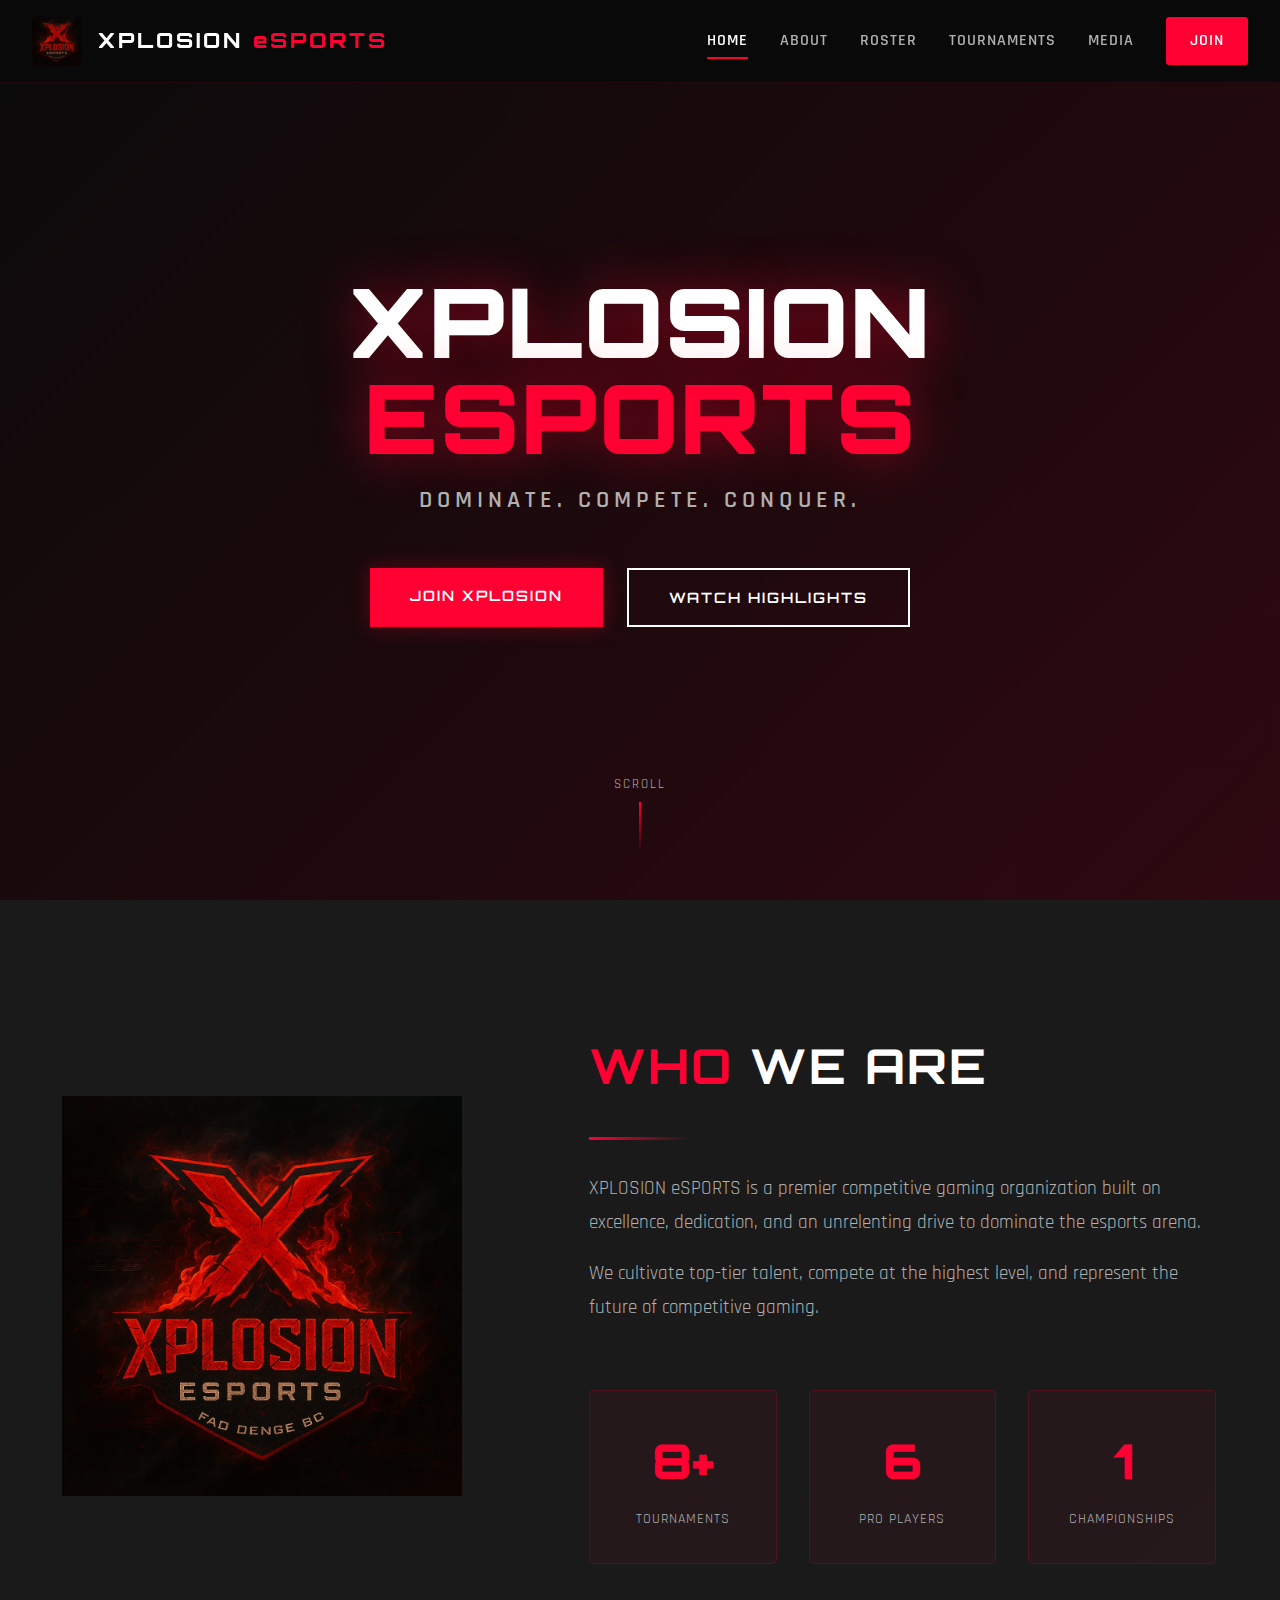
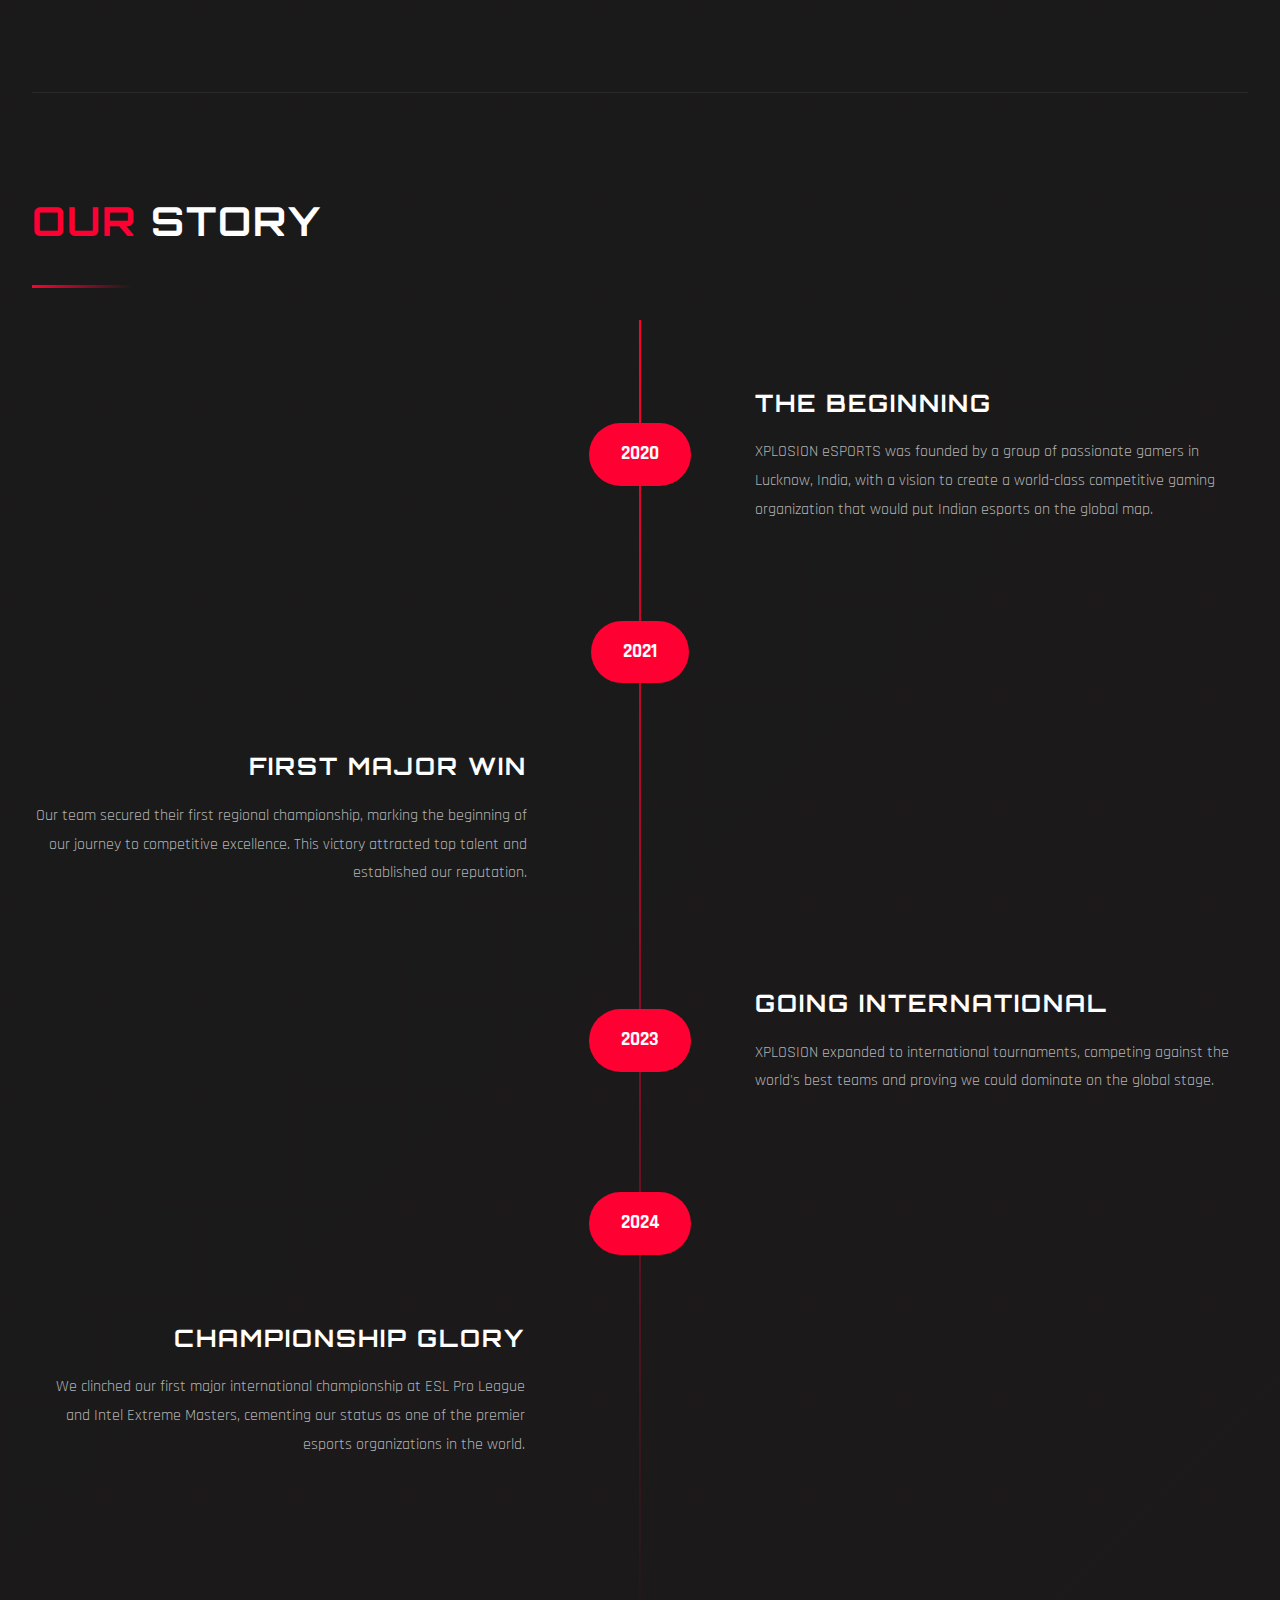
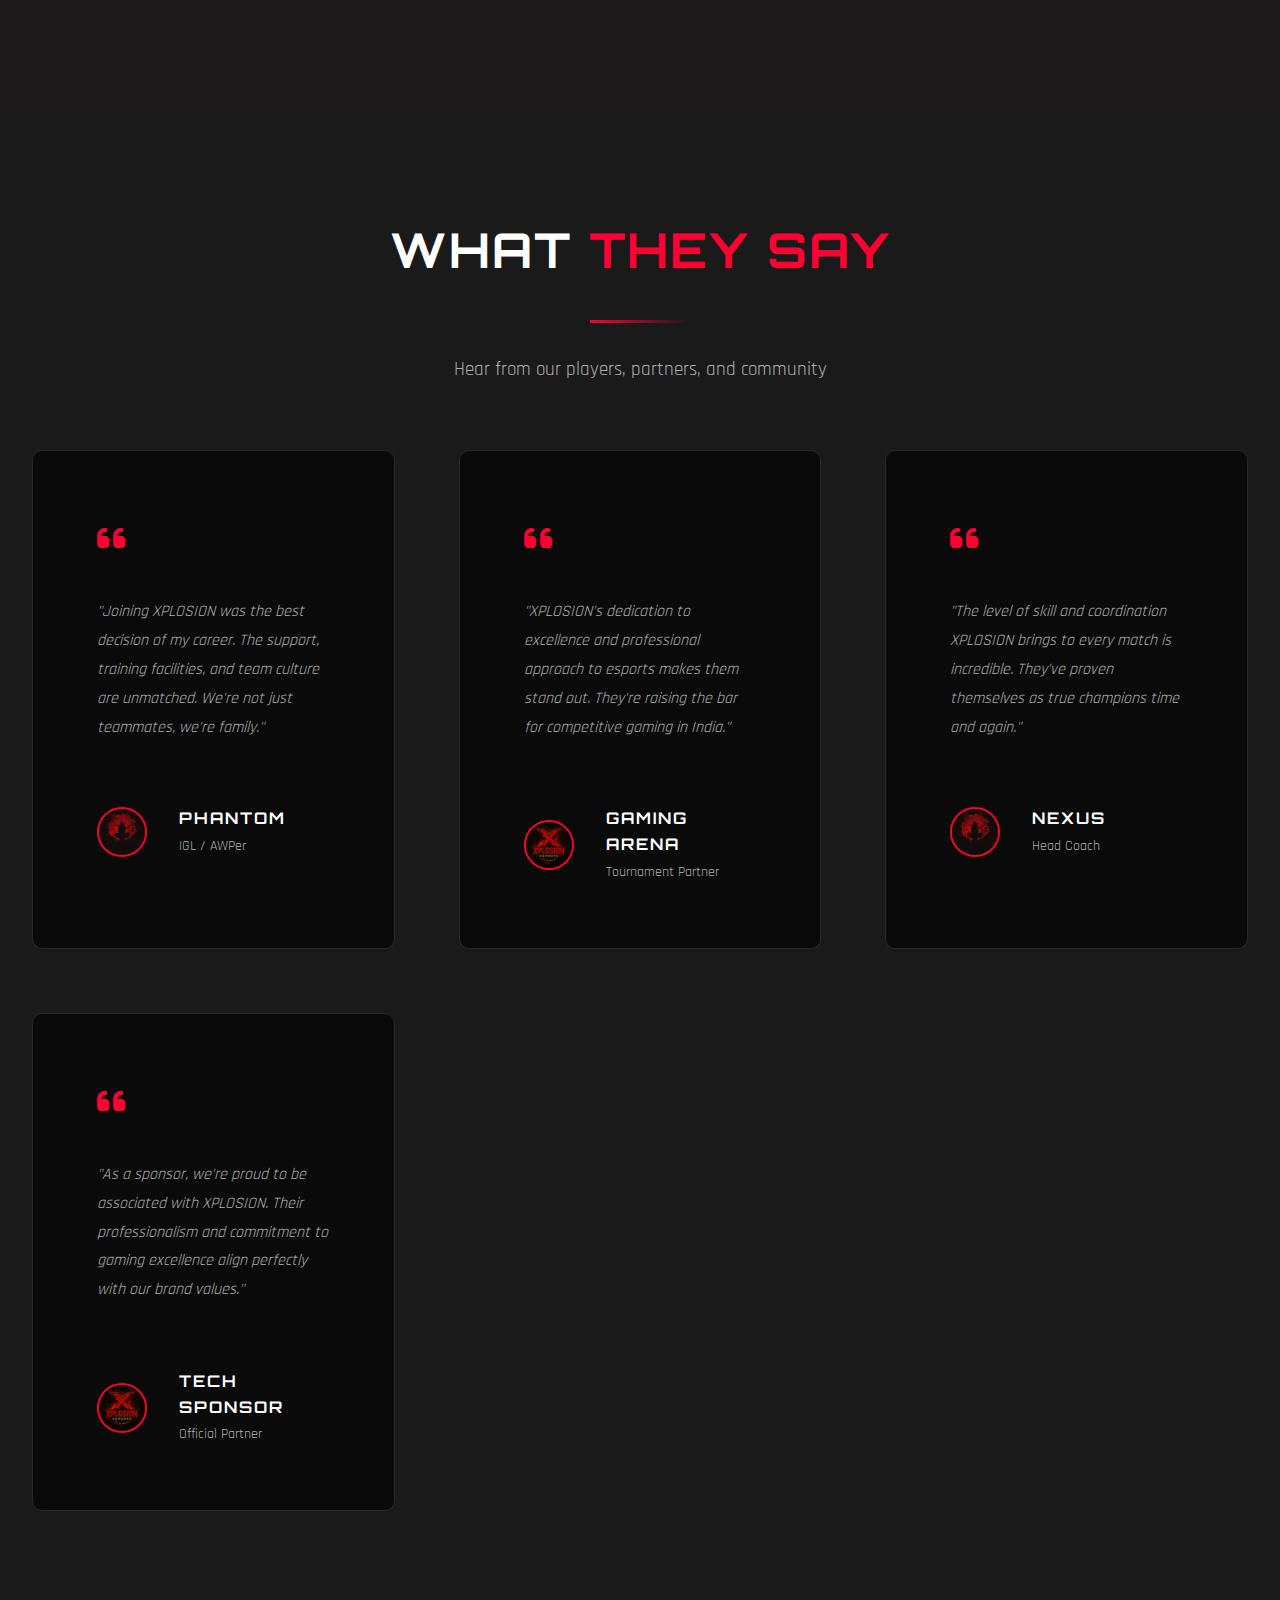
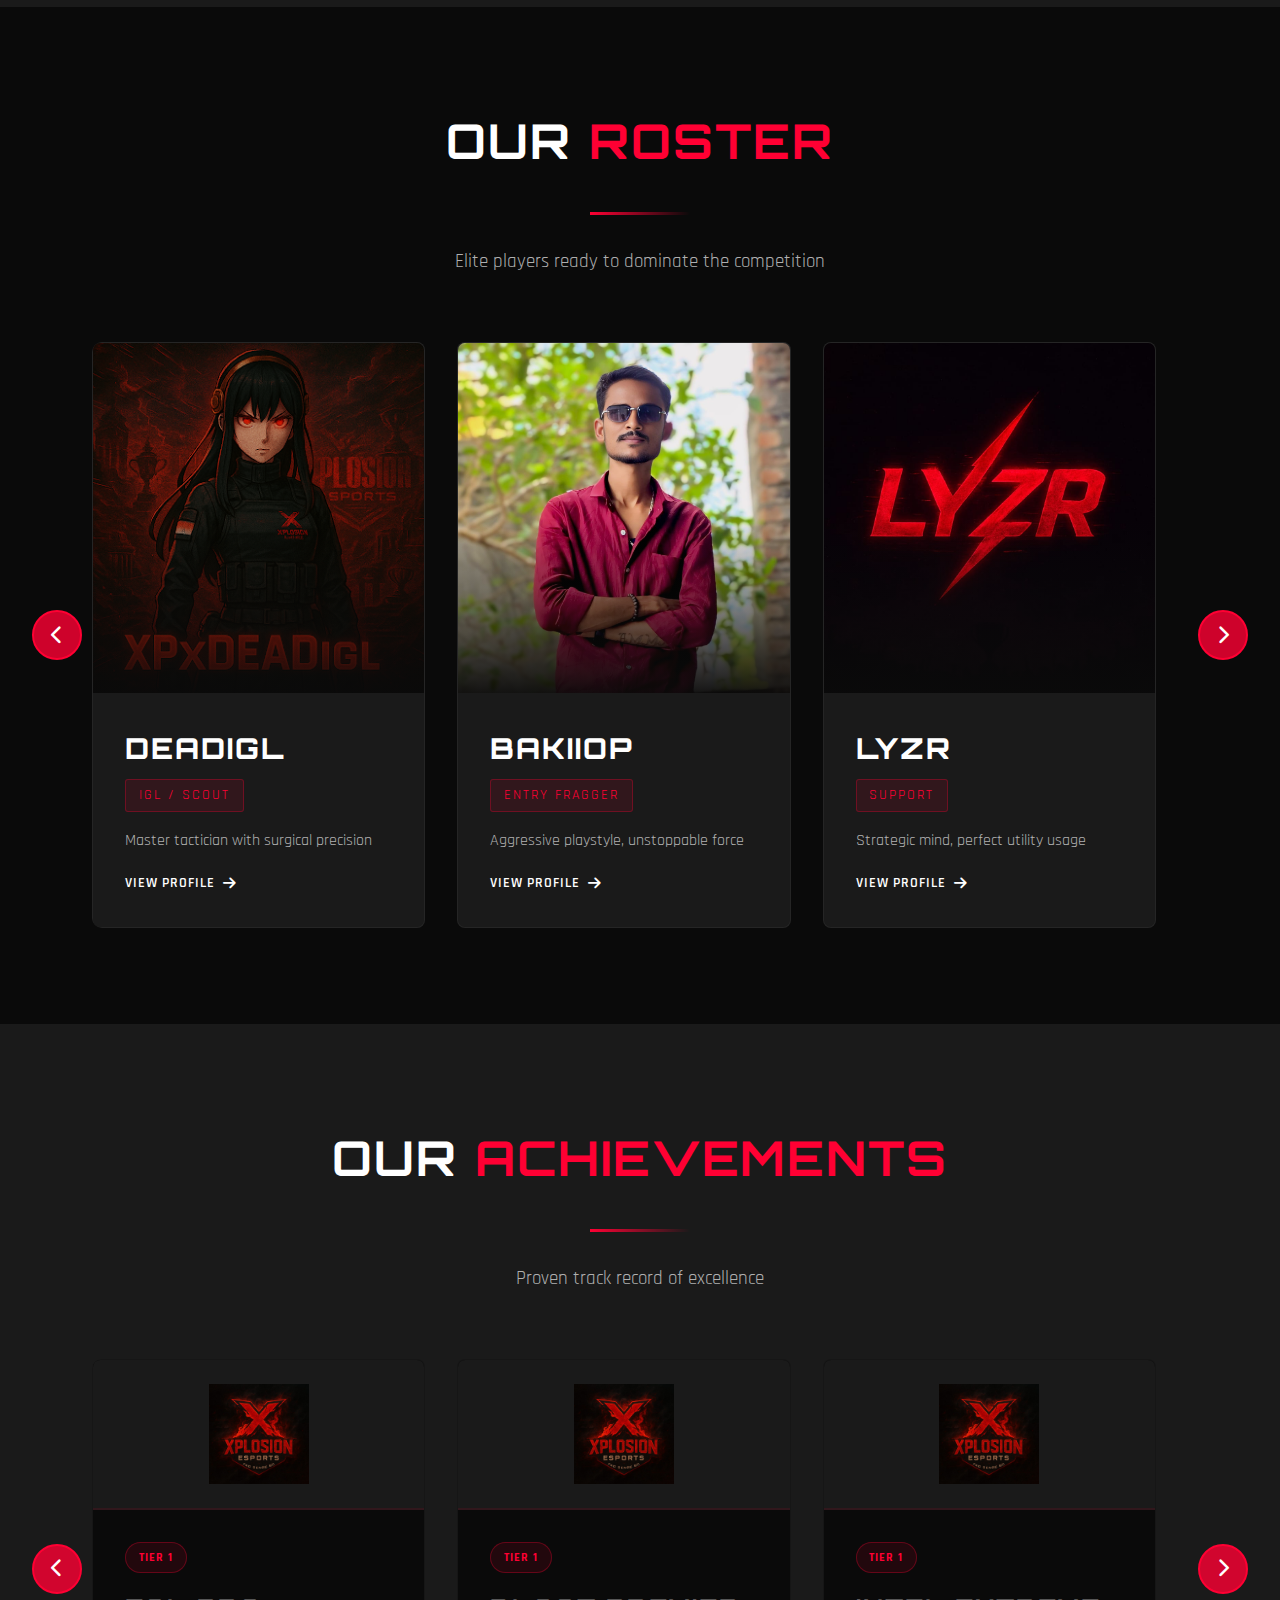
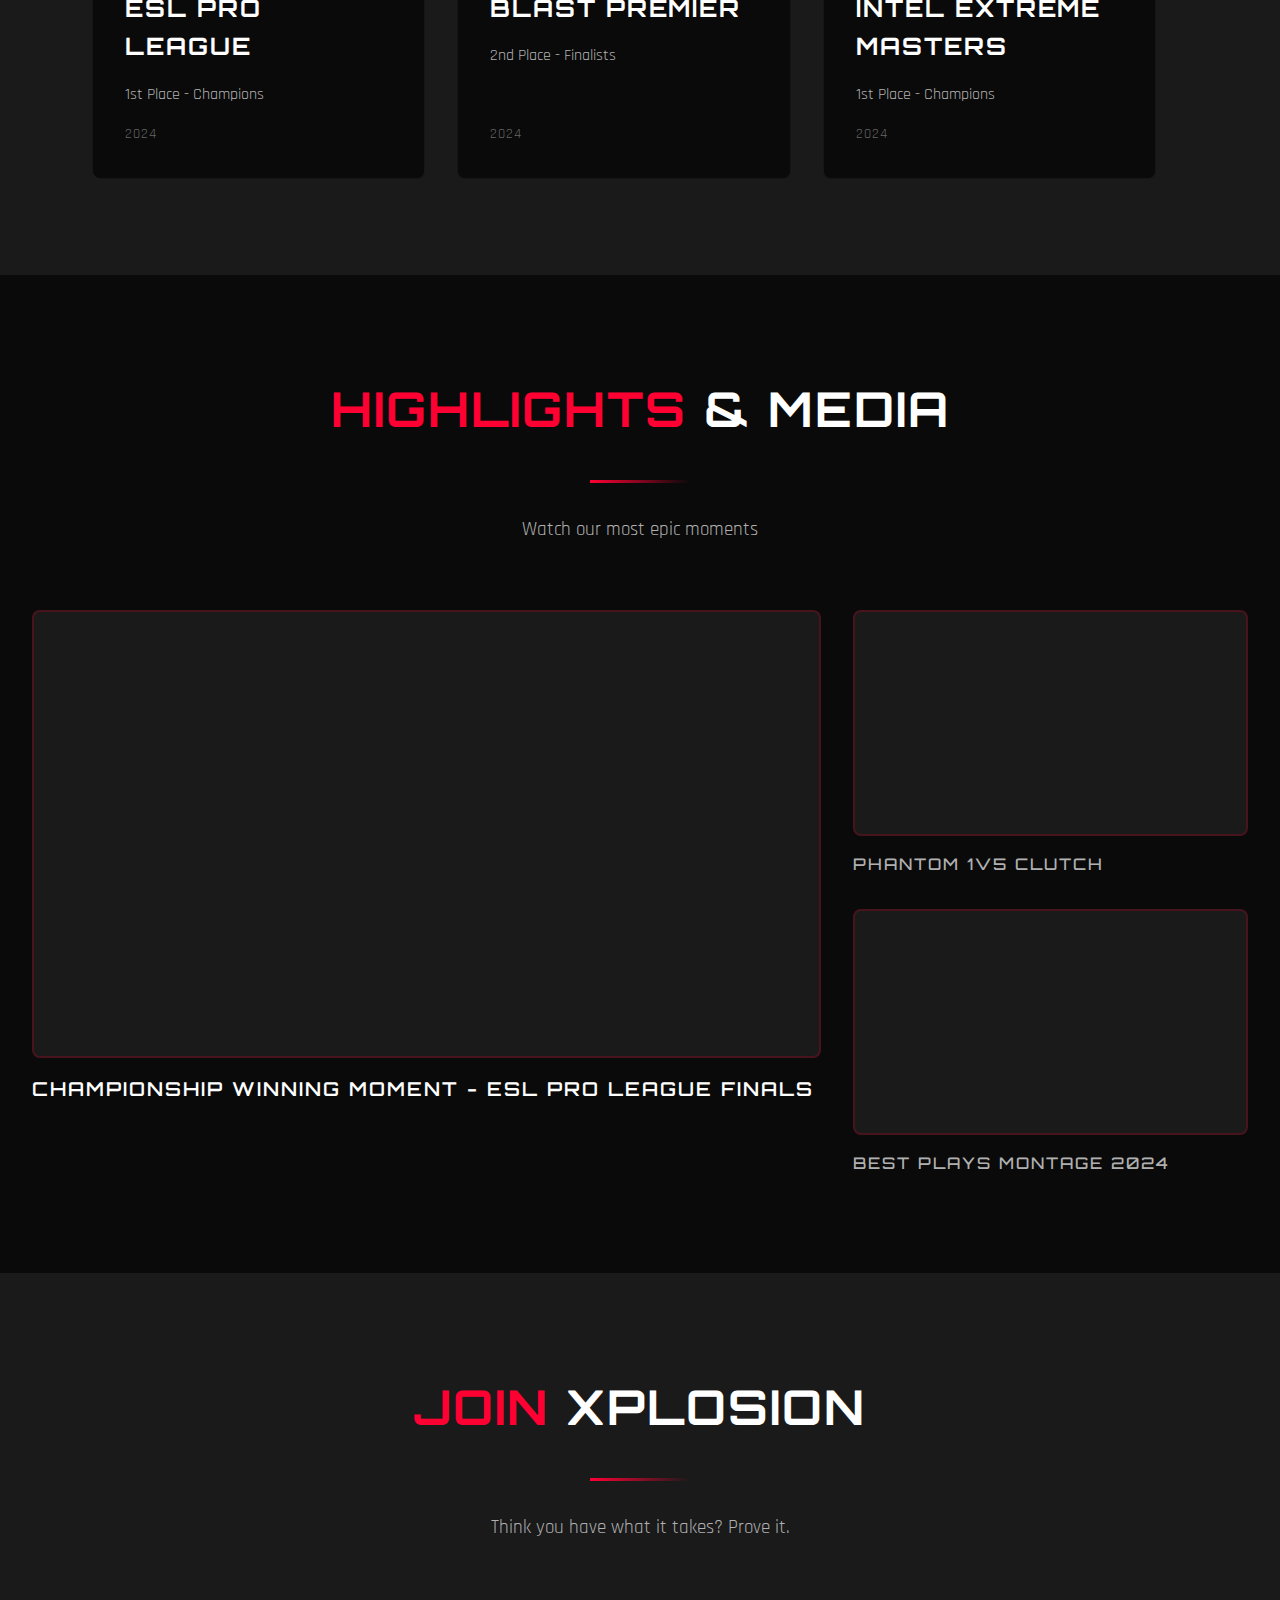
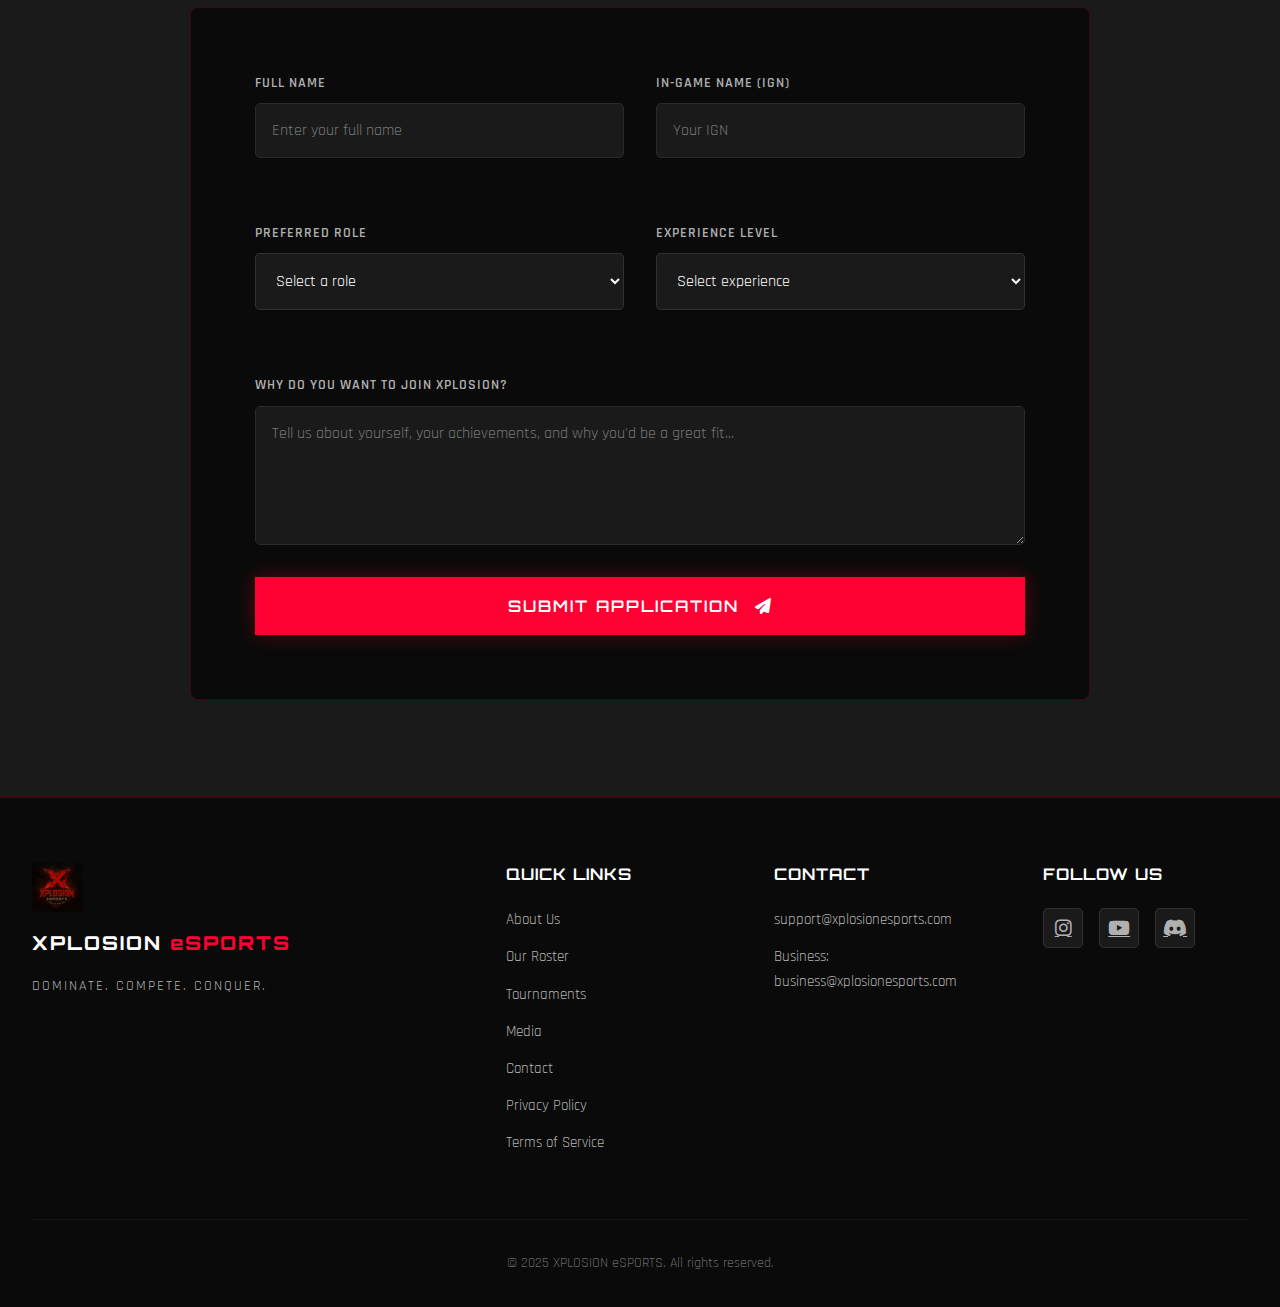
<file: index.html>
<!DOCTYPE html>
<html lang="en" prefix="og: https://ogp.me/ns#">
<head>
    <meta charset="UTF-8">
    <meta name="viewport" content="width=device-width, initial-scale=1.0">
    <meta http-equiv="X-UA-Compatible" content="IE=edge">
    
    <!-- Primary Meta Tags -->
    <title>XPLOSION eSPORTS | Professional Gaming Organization - Dominate the Arena</title>
    <meta name="title" content="XPLOSION eSPORTS | Professional Gaming Organization - Dominate the Arena">
    <meta name="description" content="XPLOSION eSPORTS is a premier competitive gaming organization built on excellence. Join our elite roster of pro gamers, watch highlights, and dominate the esports arena. 50+ tournaments, 8 championships.">
    <meta name="keywords" content="XPLOSION eSPORTS, esports organization, professional gaming, competitive gaming, esports team, gaming tournaments, pro gamers, esports roster, gaming highlights, join esports team, CS:GO team, Valorant team, esports championships">
    <meta name="author" content="XPLOSION eSPORTS">
    <meta name="robots" content="index, follow">
    <meta name="language" content="English">
    <meta name="revisit-after" content="7 days">
    <meta name="theme-color" content="#ff0033">
    
    <!-- Canonical URL -->
    <link rel="canonical" href="https://xplosionesports.com/">
    
    <!-- Open Graph / Facebook -->
    <meta property="og:type" content="website">
    <meta property="og:url" content="https://xplosionesports.com/">
    <meta property="og:site_name" content="XPLOSION eSPORTS">
    <meta property="og:title" content="XPLOSION eSPORTS | Professional Gaming Organization">
    <meta property="og:description" content="Premier competitive gaming organization built on excellence, dedication, and an unrelenting drive to dominate the esports arena. 50+ tournaments, 8 championships, 15 pro players.">
    <meta property="og:image" content="https://xplosionesports.com/assets/og-image.jpg">
    <meta property="og:image:width" content="1200">
    <meta property="og:image:height" content="630">
    <meta property="og:image:alt" content="XPLOSION eSPORTS Logo and Team">
    <meta property="og:locale" content="en_US">
    
    <!-- Twitter Card -->
    <meta name="twitter:card" content="summary_large_image">
    <meta name="twitter:url" content="https://xplosionesports.com/">
    <meta name="twitter:title" content="XPLOSION eSPORTS | Professional Gaming Organization">
    <meta name="twitter:description" content="Premier competitive gaming organization. 50+ tournaments, 8 championships. Watch our highlights and join our elite roster.">
    <meta name="twitter:image" content="https://xplosionesports.com/assets/twitter-card.jpg">
    <meta name="twitter:site" content="@XplosioneSports">
    <meta name="twitter:creator" content="@XplosioneSports">
    
    <!-- Favicon -->
    <link rel="icon" type="image/x-icon" href="./assets/Logo.jpeg">
    <link rel="icon" type="image/jpeg" sizes="32x32" href="./assets/Logo.jpeg">
    <link rel="icon" type="image/jpeg" sizes="16x16" href="./assets/Logo.jpeg">
    <link rel="apple-touch-icon" sizes="180x180" href="./assets/Logo.jpeg">
    <link rel="shortcut icon" href="./assets/Logo.jpeg">
    <link rel="manifest" href="./site.webmanifest">
    
    <!-- Preconnect for Performance -->
    <link rel="preconnect" href="https://fonts.googleapis.com">
    <link rel="preconnect" href="https://fonts.gstatic.com" crossorigin>
    <link rel="preconnect" href="https://cdnjs.cloudflare.com">
    
    <!-- Stylesheets -->
    <link rel="stylesheet" href="styles.css">
    <link href="https://fonts.googleapis.com/css2?family=Rajdhani:wght@300;400;500;600;700&family=Orbitron:wght@400;500;600;700;800;900&display=swap" rel="stylesheet">
    <link rel="stylesheet" href="https://cdnjs.cloudflare.com/ajax/libs/font-awesome/6.5.1/css/all.min.css">
    
    <!-- Structured Data / Schema.org -->
    <script type="application/ld+json">
    {
        "@context": "https://schema.org",
        "@type": "SportsOrganization",
        "name": "XPLOSION eSPORTS",
        "url": "https://xplosionesports.com",
        "logo": "https://xplosionesports.com/assets/Logo.jpeg",
        "description": "XPLOSION eSPORTS is a premier competitive gaming organization built on excellence, dedication, and an unrelenting drive to dominate the esports arena.",
        "foundingDate": "2020",
        "slogan": "DOMINATE. COMPETE. CONQUER.",
        "sport": "eSports",
        "sameAs": [
            "https://www.instagram.com/xplosionesports",
            "https://www.youtube.com/@xplosionesports",
            "https://discord.gg/xplosionesports",
            "https://twitter.com/xplosionesports",
            "https://www.twitch.tv/xplosionesports"
        ],
        "contactPoint": {
            "@type": "ContactPoint",
            "email": "support@xplosionesports.com",
            "contactType": "Customer Support"
        },
        "address": {
            "@type": "LUCKNOW,
            "addressCountry": "INDIA"
        },
        "member": [
            {
                "@type": "Person",
                "name": "PHANTOM",
                "jobTitle": "IGL / AWPer",
                "description": "Master tactician with surgical precision"
            },
            {
                "@type": "Person",
                "name": "VORTEX",
                "jobTitle": "Entry Fragger",
                "description": "Aggressive playstyle, unstoppable force"
            },
            {
                "@type": "Person",
                "name": "APEX",
                "jobTitle": "Support",
                "description": "Strategic mind, perfect utility usage"
            },
            {
                "@type": "Person",
                "name": "SHADOW",
                "jobTitle": "Lurker",
                "description": "Silent but deadly, clutch master"
            },
            {
                "@type": "Person",
                "name": "BLAZE",
                "jobTitle": "Flex / Rifler",
                "description": "Versatile pro, adapts to any situation"
            },
            {
                "@type": "Person",
                "name": "NEXUS",
                "jobTitle": "Coach",
                "description": "Strategic mastermind behind victories"
            }
        ],
        "award": [
            "ESL Pro League Champions 2024",
            "BLAST Premier Finalists 2024",
            "Intel Extreme Masters Champions 2024",
            "Regional Championship 2023"
        ]
    }
    </script>
    
    <!-- Additional Schema for Videos -->
    <script type="application/ld+json">
    {
        "@context": "https://schema.org",
        "@type": "VideoObject",
        "name": "XPLOSION eSPORTS Championship Highlights",
        "description": "Watch our most epic moments and championship-winning plays",
        "thumbnailUrl": "https://xplosionesports.com/assets/video-thumbnail.jpg",
        "uploadDate": "2024-12-01",
        "contentUrl": "https://xplosionesports.com/#media",
        "embedUrl": "https://www.youtube.com/embed/dQw4w9WgXcQ"
    }
    </script>
</head>
<body>
    
    <!-- HEADER / NAVBAR -->
    <header class="navbar" id="navbar" role="banner">
        <div class="nav-container">
            <div class="logo">
                <img src="./assets/Logo.jpeg" alt="XPLOSION eSPORTS Professional Gaming Organization Logo">
                <span class="logo-text">XPLOSION <span class="esports-text">eSPORTS</span></span>
            </div>
            <nav class="nav-menu" id="navMenu" role="navigation" aria-label="Main navigation">
                <a href="#home" class="nav-link active">Home</a>
                <a href="#about" class="nav-link">About</a>
                <a href="#roster" class="nav-link">Roster</a>
                <a href="#tournaments" class="nav-link">Tournaments</a>
                <a href="#media" class="nav-link">Media</a>
                <a href="#join" class="nav-link join-btn">Join</a>
            </nav>
            <button class="mobile-toggle" id="mobileToggle" aria-label="Toggle mobile menu" aria-expanded="false">
                <span></span>
                <span></span>
                <span></span>
            </button>
        </div>
    </header>

    <!-- Main Content -->
    <main id="main-content">
    
    <!-- HERO SECTION -->
    <section class="hero" id="home">
        <div class="hero-background"></div>
        <div class="hero-overlay"></div>
        <div class="hero-content">
            <div class="hero-text">
                <h1 class="hero-title">
                    <span class="title-line">XPLOSION</span>
                    <span class="title-line esports-red">eSPORTS</span>
                </h1>
                <p class="hero-tagline">DOMINATE. COMPETE. CONQUER.</p>
                <div class="hero-cta">
                    <a href="#join" class="btn btn-primary">JOIN XPLOSION</a>
                    <a href="#media" class="btn btn-secondary">WATCH HIGHLIGHTS</a>
                </div>
            </div>
        </div>
        <div class="hero-scroll">
            <span>SCROLL</span>
            <div class="scroll-indicator"></div>
        </div>
    </section>

    <!-- ABOUT SECTION -->
    <section class="about" id="about">
        <div class="container">
            <div class="about-grid">
                <div class="about-visual">
                    <div class="about-logo-container">
                        <img src="./assets/Logo.jpeg" alt="XPLOSION Logo" class="about-logo">
                        <div class="logo-glow"></div>
                    </div>
                </div>
                <div class="about-content">
                    <h2 class="section-title" id="about-title">
                        <span class="title-accent">WHO</span> WE ARE
                    </h2>
                    <div class="section-divider"></div>
                    <p class="about-description">
                        XPLOSION eSPORTS is a premier competitive gaming organization built on excellence, 
                        dedication, and an unrelenting drive to dominate the esports arena.
                    </p>
                    <p class="about-description">
                        We cultivate top-tier talent, compete at the highest level, and represent 
                        the future of competitive gaming.
                    </p>
                    <div class="about-stats">
                        <div class="stat-item">
                            <span class="stat-number">8+</span>
                            <span class="stat-label">Tournaments</span>
                        </div>
                        <div class="stat-item">
                            <span class="stat-number">6</span>
                            <span class="stat-label">Pro Players</span>
                        </div>
                        <div class="stat-item">
                            <span class="stat-number">1</span>
                            <span class="stat-label">Championships</span>
                        </div>
                    </div>
                </div>
            </div>
            
            <!-- HISTORY SECTION -->
            <div class="history-section">
                <h3 class="history-title">
                    <span class="title-accent">OUR</span> STORY
                </h3>
                <div class="section-divider"></div>
                <div class="timeline">
                    <div class="timeline-item">
                        <div class="timeline-year">2020</div>
                        <div class="timeline-content">
                            <h4>The Beginning</h4>
                            <p>XPLOSION eSPORTS was founded by a group of passionate gamers in Lucknow, India, with a vision to create a world-class competitive gaming organization that would put Indian esports on the global map.</p>
                        </div>
                    </div>
                    <div class="timeline-item">
                        <div class="timeline-year">2021</div>
                        <div class="timeline-content">
                            <h4>First Major Win</h4>
                            <p>Our team secured their first regional championship, marking the beginning of our journey to competitive excellence. This victory attracted top talent and established our reputation.</p>
                        </div>
                    </div>
                    <div class="timeline-item">
                        <div class="timeline-year">2023</div>
                        <div class="timeline-content">
                            <h4>Going International</h4>
                            <p>XPLOSION expanded to international tournaments, competing against the world's best teams and proving we could dominate on the global stage.</p>
                        </div>
                    </div>
                    <div class="timeline-item">
                        <div class="timeline-year">2024</div>
                        <div class="timeline-content">
                            <h4>Championship Glory</h4>
                            <p>We clinched our first major international championship at ESL Pro League and Intel Extreme Masters, cementing our status as one of the premier esports organizations in the world.</p>
                        </div>
                    </div>
                </div>
            </div>
        </div>
    </section>

    <!-- TESTIMONIALS SECTION -->
    <section class="testimonials" id="testimonials">
        <div class="container">
            <h2 class="section-title center">
                WHAT <span class="title-accent">THEY SAY</span>
            </h2>
            <div class="section-divider center"></div>
            <p class="section-subtitle">Hear from our players, partners, and community</p>
            
            <div class="testimonials-grid">
                <div class="testimonial-card">
                    <div class="testimonial-quote">
                        <i class="fas fa-quote-left"></i>
                    </div>
                    <p class="testimonial-text">
                        "Joining XPLOSION was the best decision of my career. The support, training facilities, and team culture are unmatched. We're not just teammates, we're family."
                    </p>
                    <div class="testimonial-author">
                        <img src="./assets/player.jpeg" alt="PHANTOM">
                        <div>
                            <h4>PHANTOM</h4>
                            <p>IGL / AWPer</p>
                        </div>
                    </div>
                </div>

                <div class="testimonial-card">
                    <div class="testimonial-quote">
                        <i class="fas fa-quote-left"></i>
                    </div>
                    <p class="testimonial-text">
                        "XPLOSION's dedication to excellence and professional approach to esports makes them stand out. They're raising the bar for competitive gaming in India."
                    </p>
                    <div class="testimonial-author">
                        <img src="./assets/Logo.jpeg" alt="Partner">
                        <div>
                            <h4>GAMING ARENA</h4>
                            <p>Tournament Partner</p>
                        </div>
                    </div>
                </div>

                <div class="testimonial-card">
                    <div class="testimonial-quote">
                        <i class="fas fa-quote-left"></i>
                    </div>
                    <p class="testimonial-text">
                        "The level of skill and coordination XPLOSION brings to every match is incredible. They've proven themselves as true champions time and again."
                    </p>
                    <div class="testimonial-author">
                        <img src="./assets/player.jpeg" alt="Coach">
                        <div>
                            <h4>NEXUS</h4>
                            <p>Head Coach</p>
                        </div>
                    </div>
                </div>

                <div class="testimonial-card">
                    <div class="testimonial-quote">
                        <i class="fas fa-quote-left"></i>
                    </div>
                    <p class="testimonial-text">
                        "As a sponsor, we're proud to be associated with XPLOSION. Their professionalism and commitment to gaming excellence align perfectly with our brand values."
                    </p>
                    <div class="testimonial-author">
                        <img src="./assets/Logo.jpeg" alt="Sponsor">
                        <div>
                            <h4>TECH SPONSOR</h4>
                            <p>Official Partner</p>
                        </div>
                    </div>
                </div>
            </div>
        </div>
    </section>

    <!-- ROSTER SECTION -->
    <section class="roster" id="roster" aria-labelledby="roster-title">
        <div class="container">
            <h2 class="section-title center" id="roster-title">
                OUR <span class="title-accent">ROSTER</span>
            </h2>
            <div class="section-divider center"></div>
            <p class="section-subtitle">Elite players ready to dominate the competition</p>
            
            <div class="slider-container">
                <button class="slider-arrow slider-arrow-left" id="rosterPrev" aria-label="Previous roster members">
                    <i class="fas fa-chevron-left" aria-hidden="true"></i>
                </button>
                <div class="slider-wrapper" role="region" aria-label="Team roster carousel">
                    <div class="roster-grid slider-track" id="rosterSlider">
                <!-- Player Card 1 -->
                <div class="player-card">
                    <div class="player-image-container">
                        <img src="./assets/DEADigl.png" alt="Player 1" class="player-image">
                        <div class="player-overlay"></div>
                    </div>
                    <div class="player-info">
                        <h3 class="player-ign">DEADigl</h3>
                        <span class="player-role">IGL / Scout</span>
                        <p class="player-description">Master tactician with surgical precision</p>
                        <a href="https://www.instagram.com/ekansh.pratap/" class="player-link">View Profile <i class="fas fa-arrow-right"></i></a>
                    </div>
                </div>

                <!-- Player Card 2 -->
                <div class="player-card">
                    <div class="player-image-container">
                        <img src="./assets/Bakii.jpeg" alt="Player 2" class="player-image">
                        <div class="player-overlay"></div>
                    </div>
                    <div class="player-info">
                        <h3 class="player-ign">BAKiiOP</h3>
                        <span class="player-role">Entry Fragger</span>
                        <p class="player-description">Aggressive playstyle, unstoppable force</p>
                        <a href="https://www.instagram.com/bhageshpb7/" class="player-link">View Profile <i class="fas fa-arrow-right"></i></a>
                    </div>
                </div>

                <!-- Player Card 3 -->
                <div class="player-card">
                    <div class="player-image-container">
                        <img src="./assets/lyzr.jpeg" alt="Player 3" class="player-image">
                        <div class="player-overlay"></div>
                    </div>
                    <div class="player-info">
                        <h3 class="player-ign">LYzR</h3>
                        <span class="player-role">Support</span>
                        <p class="player-description">Strategic mind, perfect utility usage</p>
                        <a href="https://www.instagram.com/lyzr.og/" class="player-link">View Profile <i class="fas fa-arrow-right"></i></a>
                    </div>
                </div>

                <!-- Player Card 4 -->
                <div class="player-card">
                    <div class="player-image-container">
                        <img src="./assets/player.jpeg" alt="Player 4" class="player-image">
                        <div class="player-overlay"></div>
                    </div>
                    <div class="player-info">
                        <h3 class="player-ign">SHADOW</h3>
                        <span class="player-role">FreeMan</span>
                        <p class="player-description">Silent but deadly, clutch master</p>
                        <a href="#" class="player-link">View Profile <i class="fas fa-arrow-right"></i></a>
                    </div>
                </div>

                <!-- Player Card 5 -->
                <div class="player-card">
                    <div class="player-image-container">
                        <img src="./assets/Logo.jpeg" alt="Player 5" class="player-image">
                        <div class="player-overlay"></div>
                    </div>
                    <div class="player-info">
                        <h3 class="player-ign">BLAZE</h3>
                        <span class="player-role">Flex </span>
                        <p class="player-description">Versatile pro, adapts to any situation</p>
                        <a href="#" class="player-link">View Profile <i class="fas fa-arrow-right"></i></a>
                    </div>
                </div>

                <!-- Player Card 6 -->
                <div class="player-card">
                    <div class="player-image-container">
                        <img src="./assets/Logo.jpeg" alt="Player 6" class="player-image">
                        <div class="player-overlay"></div>
                    </div>
                    <div class="player-info">
                        <h3 class="player-ign">NEXUS</h3>
                        <span class="player-role">Coach</span>
                        <p class="player-description">Strategic mastermind behind victories</p>
                        <a href="#" class="player-link">View Profile <i class="fas fa-arrow-right"></i></a>
                    </div>
                </div>
                    </div>
                </div>
                <button class="slider-arrow slider-arrow-right" id="rosterNext" aria-label="Next roster members">
                    <i class="fas fa-chevron-right" aria-hidden="true"></i>
                </button>
            </div>
        </div>
    </section>

    <!-- TOURNAMENTS SECTION -->
    <section class="tournaments" id="tournaments" aria-labelledby="tournaments-title">
        <div class="container">
            <h2 class="section-title center" id="tournaments-title">
                OUR <span class="title-accent">ACHIEVEMENTS</span>
            </h2>
            <div class="section-divider center"></div>
            <p class="section-subtitle">Proven track record of excellence</p>
            
            <div class="slider-container">
                <button class="slider-arrow slider-arrow-left" id="tournamentPrev" aria-label="Previous tournaments">
                    <i class="fas fa-chevron-left" aria-hidden="true"></i>
                </button>
                <div class="slider-wrapper" role="region" aria-label="Tournament achievements carousel">
                    <div class="tournament-grid slider-track" id="tournamentSlider">
                <!-- Tournament Card 1 -->
                <div class="tournament-card">
                    <div class="tournament-header">
                        <img src="./assets/Logo.jpeg" alt="Tournament Logo" class="tournament-logo">
                    </div>
                    <div class="tournament-info">
                        <span class="tournament-tier">TIER 1</span>
                        <h3 class="tournament-name">ESL Pro League</h3>
                        <p class="tournament-result">1st Place - Champions</p>
                        <span class="tournament-date">2024</span>
                    </div>
                </div>

                <!-- Tournament Card 2 -->
                <div class="tournament-card">
                    <div class="tournament-header">
                        <img src="./assets/Logo.jpeg" alt="Tournament Logo" class="tournament-logo">
                    </div>
                    <div class="tournament-info">
                        <span class="tournament-tier">TIER 1</span>
                        <h3 class="tournament-name">BLAST Premier</h3>
                        <p class="tournament-result">2nd Place - Finalists</p>
                        <span class="tournament-date">2024</span>
                    </div>
                </div>

                <!-- Tournament Card 3 -->
                <div class="tournament-card">
                    <div class="tournament-header">
                        <img src="./assets/Logo.jpeg" alt="Tournament Logo" class="tournament-logo">
                    </div>
                    <div class="tournament-info">
                        <span class="tournament-tier">TIER 1</span>
                        <h3 class="tournament-name">Intel Extreme Masters</h3>
                        <p class="tournament-result">1st Place - Champions</p>
                        <span class="tournament-date">2024</span>
                    </div>
                </div>

                <!-- Tournament Card 4 -->
                <div class="tournament-card">
                    <div class="tournament-header">
                        <img src="./assets/Logo.jpeg" alt="Tournament Logo" class="tournament-logo">
                    </div>
                    <div class="tournament-info">
                        <span class="tournament-tier">TIER 2</span>
                        <h3 class="tournament-name">DreamHack Masters</h3>
                        <p class="tournament-result">3rd-4th Place</p>
                        <span class="tournament-date">2024</span>
                    </div>
                </div>

                <!-- Tournament Card 5 -->
                <div class="tournament-card">
                    <div class="tournament-header">
                        <img src="./assets/Logo.jpeg" alt="Tournament Logo" class="tournament-logo">
                    </div>
                    <div class="tournament-info">
                        <span class="tournament-tier">TIER 1</span>
                        <h3 class="tournament-name">PGL Major</h3>
                        <p class="tournament-result">Quarter Finals</p>
                        <span class="tournament-date">2023</span>
                    </div>
                </div>

                <!-- Tournament Card 6 -->
                <div class="tournament-card">
                    <div class="tournament-header">
                        <img src="./assets/Logo.jpeg" alt="Tournament Logo" class="tournament-logo">
                    </div>
                    <div class="tournament-info">
                        <span class="tournament-tier">TIER 2</span>
                        <h3 class="tournament-name">Regional Championship</h3>
                        <p class="tournament-result">1st Place - Champions</p>
                        <span class="tournament-date">2023</span>
                    </div>
                </div>
                    </div>
                </div>
                <button class="slider-arrow slider-arrow-right" id="tournamentNext" aria-label="Next tournaments">
                    <i class="fas fa-chevron-right" aria-hidden="true"></i>
                </button>
            </div>
        </div>
    </section>

    <!-- MEDIA / HIGHLIGHTS SECTION -->
    <section class="media" id="media" aria-labelledby="media-title">
        <div class="container">
            <h2 class="section-title center" id="media-title">
                <span class="title-accent">HIGHLIGHTS</span> & MEDIA
            </h2>
            <div class="section-divider center"></div>
            <p class="section-subtitle">Watch our most epic moments</p>
            
            <div class="media-grid">
                <!-- Featured Video -->
                <div class="video-featured">
                    <div class="video-container">
                        <iframe src="https://www.youtube.com/embed/dQw4w9WgXcQ" 
                                frameborder="0" 
                                allow="accelerometer; autoplay; clipboard-write; encrypted-media; gyroscope; picture-in-picture" 
                                allowfullscreen>
                        </iframe>
                    </div>
                    <h3 class="video-title">Championship Winning Moment - ESL Pro League Finals</h3>
                </div>

                <!-- Smaller Videos -->
                <div class="video-item">
                    <div class="video-container">
                        <iframe src="https://www.youtube.com/embed/dQw4w9WgXcQ" 
                                frameborder="0" 
                                allow="accelerometer; autoplay; clipboard-write; encrypted-media; gyroscope; picture-in-picture" 
                                allowfullscreen>
                        </iframe>
                    </div>
                    <h4 class="video-title-small">PHANTOM 1v5 Clutch</h4>
                </div>

                <div class="video-item">
                    <div class="video-container">
                        <iframe src="https://www.youtube.com/embed/dQw4w9WgXcQ" 
                                frameborder="0" 
                                allow="accelerometer; autoplay; clipboard-write; encrypted-media; gyroscope; picture-in-picture" 
                                allowfullscreen>
                        </iframe>
                    </div>
                    <h4 class="video-title-small">Best Plays Montage 2024</h4>
                </div>

            </div>
        </div>
    </section>

    <!-- JOIN US SECTION -->
    <section class="join" id="join" aria-labelledby="join-title">
        <div class="container">
            <div class="join-content">
                <h2 class="section-title center" id="join-title">
                    <span class="title-accent">JOIN</span> XPLOSION
                </h2>
                <div class="section-divider center"></div>
                <p class="section-subtitle">Think you have what it takes? Prove it.</p>
                
                <!-- Replace YOUR_EMAIL@example.com with your actual email -->
                <form class="join-form" id="joinForm" action="https://formspree.io/f/movgoevr" method="POST">
                    <div class="form-row">
                        <div class="form-group">
                            <label for="fullName">Full Name</label>
                            <input type="text" id="fullName" name="fullName" placeholder="Enter your full name" required>
                        </div>
                        <div class="form-group">
                            <label for="ign">In-Game Name (IGN)</label>
                            <input type="text" id="ign" name="ign" placeholder="Your IGN" required>
                        </div>
                    </div>

                    <div class="form-row">
                        <div class="form-group">
                            <label for="role">Preferred Role</label>
                            <select id="role" name="role" required>
                                <option value="">Select a role</option>
                                <option value="igl">IGL / Leader</option>
                                <option value="entry">Entry Fragger</option>
                                <option value="support">Support</option>
                                <option value="awper">Sniper</option>
                                <option value="flex">Flex</option>
                                <option value="flex">Coach</option>
                                <option value="flex">Analyst</option>
                            </select>
                        </div>
                        <div class="form-group">
                            <label for="experience">Experience Level</label>
                            <select id="experience" name="experience" required>
                                <option value="">Select experience</option>
                                <option value="beginner">Beginner (0-1 year)</option>
                                <option value="intermediate">Intermediate (1-3 years)</option>
                                <option value="advanced">Advanced (3-5 years)</option>
                                <option value="professional">Professional (5+ years)</option>
                            </select>
                        </div>
                    </div>

                    <div class="form-group">
                        <label for="message">Why do you want to join XPLOSION?</label>
                        <textarea id="message" name="message" rows="5" placeholder="Tell us about yourself, your achievements, and why you'd be a great fit..." required></textarea>
                    </div>

                    <button type="submit" class="btn btn-primary btn-submit">
                        SUBMIT APPLICATION
                        <i class="fas fa-paper-plane"></i>
                    </button>
                </form>
            </div>
        </div>
    </section>
    
    </main>
    <!-- End Main Content -->

    <!-- FOOTER -->
    <footer class="footer" role="contentinfo">
        <div class="container">
            <div class="footer-content">
                <div class="footer-brand">
                    <img src="./assets/Logo.jpeg" alt="XPLOSION Logo" class="footer-logo">
                    <span class="footer-logo-text">XPLOSION <span class="esports-red">eSPORTS</span></span>
                    <p class="footer-tagline">DOMINATE. COMPETE. CONQUER.</p>
                </div>

                <div class="footer-links">
                    <h4>Quick Links</h4>
                    <a href="#about">About Us</a>
                    <a href="#roster">Our Roster</a>
                    <a href="#tournaments">Tournaments</a>
                    <a href="#media">Media</a>
                    <a href="contact.html">Contact</a>
                    <a href="privacy-policy.html">Privacy Policy</a>
                    <a href="terms-of-service.html">Terms of Service</a>
                </div>

                <div class="footer-contact">
                    <h4>Contact</h4>
                    <p>support@xplosionesports.com</p>
                    <p>Business: business@xplosionesports.com</p>
                </div>

                <div class="footer-social">
                    <h4>Follow Us</h4>
                    <div class="social-icons">
                        <a href="#" class="social-icon"><i class="fab fa-instagram"></i></a>
                        <a href="#" class="social-icon"><i class="fab fa-youtube"></i></a>
                        <a href="https://discord.gg/VRnZ4HF8" class="social-icon"><i class="fab fa-discord"></i></a>
                    </div>
                </div>
            </div>

            <div class="footer-bottom">
                <p>&copy; 2025 XPLOSION eSPORTS. All rights reserved.</p>
            </div>
        </div>
    </footer>
    
    </main>
    <!-- End Main Content -->

    <script src="script.js"></script>
    
    <!-- Skip to main content link for accessibility -->
    <a href="#main-content" class="skip-to-main">Skip to main content</a>
</body>
</html>
</file>
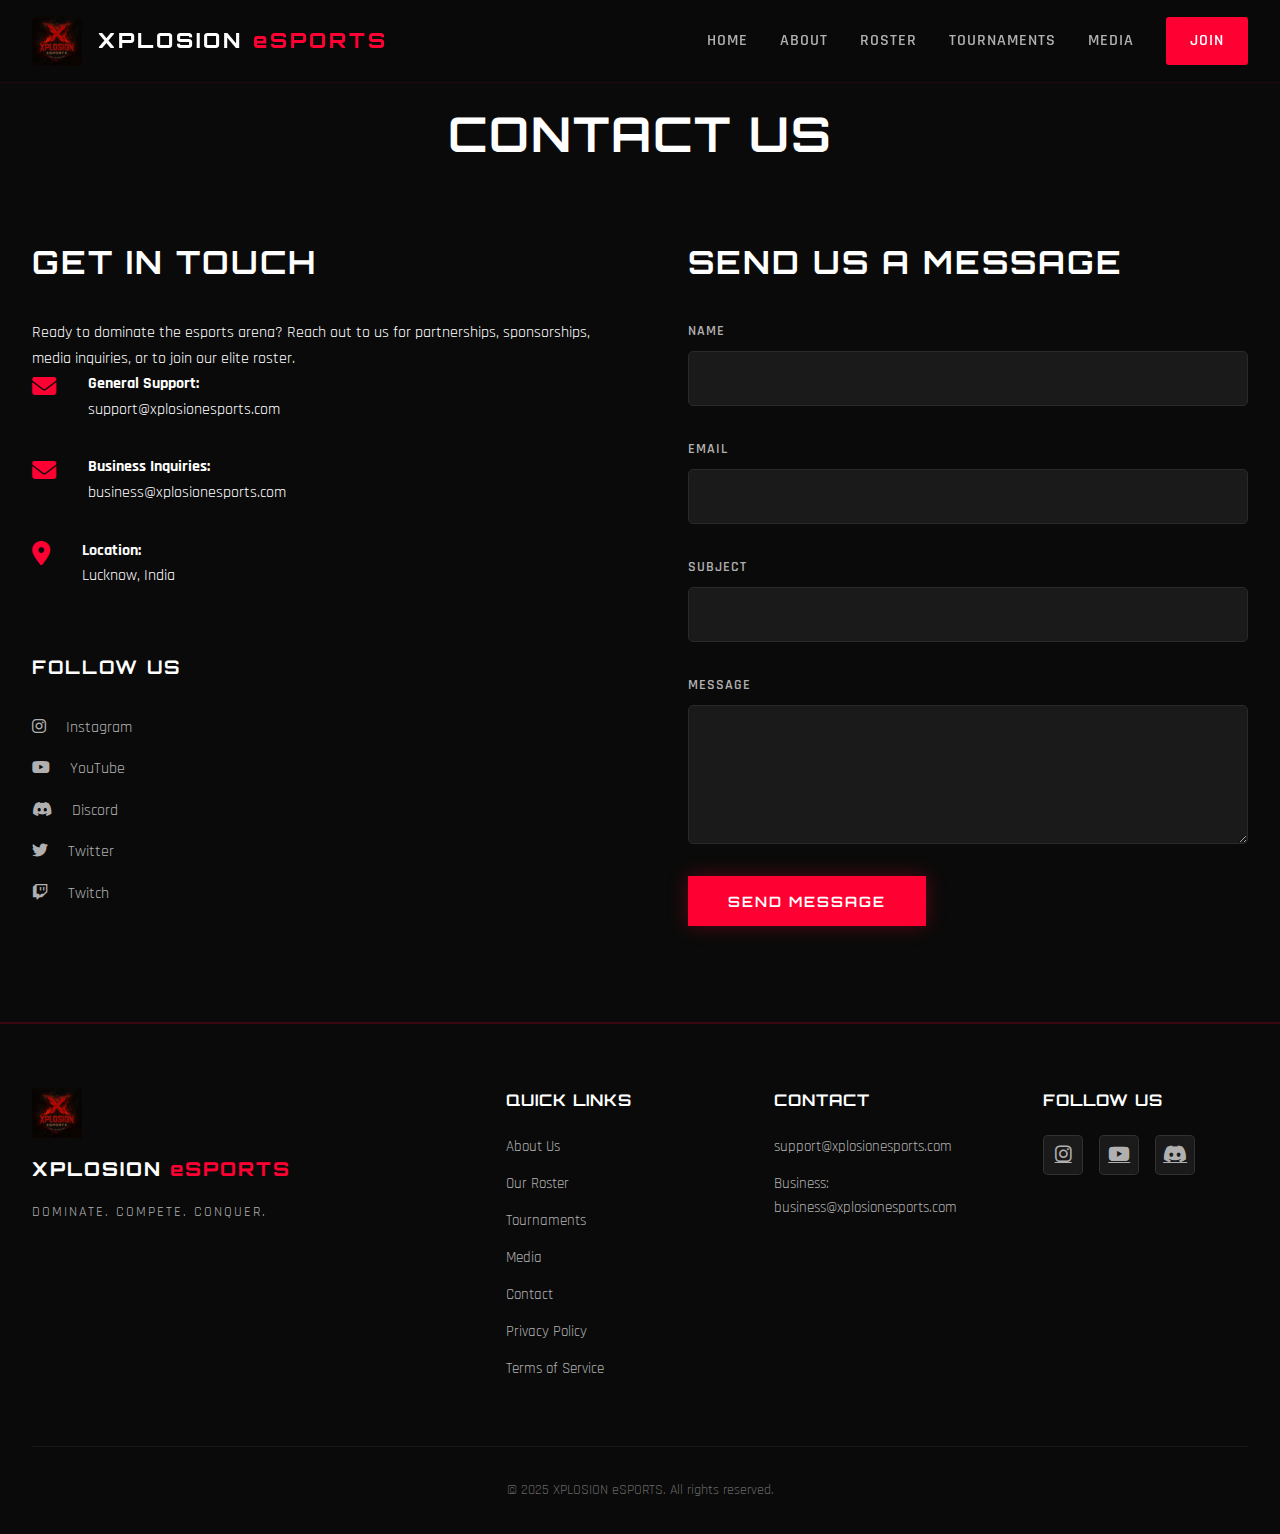
<file: contact.html>
<!DOCTYPE html>
<html lang="en" prefix="og: https://ogp.me/ns#">
<head>
    <meta charset="UTF-8">
    <meta name="viewport" content="width=device-width, initial-scale=1.0">
    <meta http-equiv="X-UA-Compatible" content="IE=edge">
    
    <!-- Primary Meta Tags -->
    <title>Contact Us - XPLOSION eSPORTS | Professional Gaming Organization</title>
    <meta name="title" content="Contact Us - XPLOSION eSPORTS | Professional Gaming Organization">
    <meta name="description" content="Get in touch with XPLOSION eSPORTS. Reach out for partnerships, sponsorships, media inquiries, or to join our elite roster.">
    <meta name="keywords" content="contact XPLOSION eSPORTS, esports contact, gaming organization contact, esports partnerships, join esports team">
    <meta name="author" content="XPLOSION eSPORTS">
    <meta name="robots" content="index, follow">
    <meta name="language" content="English">
    <meta name="revisit-after" content="7 days">
    <meta name="theme-color" content="#ff0033">
    
    <!-- Canonical URL -->
    <link rel="canonical" href="https://xplosionesports.com/contact.html">
    
    <!-- Open Graph / Facebook -->
    <meta property="og:type" content="website">
    <meta property="og:url" content="https://xplosionesports.com/contact.html">
    <meta property="og:site_name" content="XPLOSION eSPORTS">
    <meta property="og:title" content="Contact Us - XPLOSION eSPORTS">
    <meta property="og:description" content="Get in touch with XPLOSION eSPORTS for partnerships, sponsorships, and more.">
    <meta property="og:image" content="https://xplosionesports.com/assets/og-image.jpg">
    <meta property="og:image:width" content="1200">
    <meta property="og:image:height" content="630">
    <meta property="og:image:alt" content="XPLOSION eSPORTS Logo and Team">
    <meta property="og:locale" content="en_US">
    
    <!-- Twitter Card -->
    <meta name="twitter:card" content="summary_large_image">
    <meta name="twitter:url" content="https://xplosionesports.com/contact.html">
    <meta name="twitter:title" content="Contact Us - XPLOSION eSPORTS">
    <meta name="twitter:description" content="Get in touch with XPLOSION eSPORTS.">
    <meta name="twitter:image" content="https://xplosionesports.com/assets/twitter-card.jpg">
    <meta name="twitter:site" content="@XplosioneSports">
    <meta name="twitter:creator" content="@XplosioneSports">
    
    <!-- Favicon -->
    <link rel="icon" type="image/x-icon" href="./assets/Logo.jpeg">
    <link rel="icon" type="image/jpeg" sizes="32x32" href="./assets/Logo.jpeg">
    <link rel="icon" type="image/jpeg" sizes="16x16" href="./assets/Logo.jpeg">
    <link rel="apple-touch-icon" sizes="180x180" href="./assets/Logo.jpeg">
    <link rel="shortcut icon" href="./assets/Logo.jpeg">
    <link rel="manifest" href="./site.webmanifest">
    
    <!-- Preconnect for Performance -->
    <link rel="preconnect" href="https://fonts.googleapis.com">
    <link rel="preconnect" href="https://fonts.gstatic.com" crossorigin>
    <link rel="preconnect" href="https://cdnjs.cloudflare.com">
    
    <!-- Stylesheets -->
    <link rel="stylesheet" href="styles.css">
    <link href="https://fonts.googleapis.com/css2?family=Rajdhani:wght@300;400;500;600;700&family=Orbitron:wght@400;500;600;700;800;900&display=swap" rel="stylesheet">
    <link rel="stylesheet" href="https://cdnjs.cloudflare.com/ajax/libs/font-awesome/6.5.1/css/all.min.css">
</head>
<body>
    
    <!-- HEADER / NAVBAR -->
    <header class="navbar" id="navbar" role="banner">
        <div class="nav-container">
            <div class="logo">
                <img src="./assets/Logo.jpeg" alt="XPLOSION eSPORTS Professional Gaming Organization Logo">
                <span class="logo-text">XPLOSION <span class="esports-text">eSPORTS</span></span>
            </div>
            <nav class="nav-menu" id="navMenu" role="navigation" aria-label="Main navigation">
                <a href="index.html#home" class="nav-link">Home</a>
                <a href="index.html#about" class="nav-link">About</a>
                <a href="index.html#roster" class="nav-link">Roster</a>
                <a href="index.html#tournaments" class="nav-link">Tournaments</a>
                <a href="index.html#media" class="nav-link">Media</a>
                <a href="index.html#join" class="nav-link join-btn">Join</a>
            </nav>
            <button class="mobile-toggle" id="mobileToggle" aria-label="Toggle mobile menu" aria-expanded="false">
                <span></span>
                <span></span>
                <span></span>
            </button>
        </div>
    </header>

    <!-- Main Content -->
    <main id="main-content">
    
    <!-- CONTACT SECTION -->
    <section class="contact-page">
        <div class="container">
            <h1 class="page-title">Contact Us</h1>
            <div class="contact-grid">
                <div class="contact-info">
                    <h2>Get in Touch</h2>
                    <p>Ready to dominate the esports arena? Reach out to us for partnerships, sponsorships, media inquiries, or to join our elite roster.</p>
                    <div class="contact-details">
                        <div class="contact-item">
                            <i class="fas fa-envelope"></i>
                            <div>
                                <strong>General Support:</strong><br>
                                support@xplosionesports.com
                            </div>
                        </div>
                        <div class="contact-item">
                            <i class="fas fa-envelope"></i>
                            <div>
                                <strong>Business Inquiries:</strong><br>
                                business@xplosionesports.com
                            </div>
                        </div>
                        <div class="contact-item">
                            <i class="fas fa-map-marker-alt"></i>
                            <div>
                                <strong>Location:</strong><br>
                                Lucknow, India
                            </div>
                        </div>
                    </div>
                    <div class="social-links">
                        <h3>Follow Us</h3>
                        <a href="#" class="social-link"><i class="fab fa-instagram"></i> Instagram</a>
                        <a href="#" class="social-link"><i class="fab fa-youtube"></i> YouTube</a>
                        <a href="https://discord.gg/VRnZ4HF8" class="social-link"><i class="fab fa-discord"></i> Discord</a>
                        <a href="#" class="social-link"><i class="fab fa-twitter"></i> Twitter</a>
                        <a href="#" class="social-link"><i class="fab fa-twitch"></i> Twitch</a>
                    </div>
                </div>
                <div class="contact-form">
                    <h2>Send us a Message</h2>
                    <form action="#" method="post">
                        <div class="form-group">
                            <label for="name">Name</label>
                            <input type="text" id="name" name="name" required>
                        </div>
                        <div class="form-group">
                            <label for="email">Email</label>
                            <input type="email" id="email" name="email" required>
                        </div>
                        <div class="form-group">
                            <label for="subject">Subject</label>
                            <input type="text" id="subject" name="subject" required>
                        </div>
                        <div class="form-group">
                            <label for="message">Message</label>
                            <textarea id="message" name="message" rows="5" required></textarea>
                        </div>
                        <button type="submit" class="btn btn-primary">Send Message</button>
                    </form>
                </div>
            </div>
        </div>
    </section>
    
    </main>

    <!-- FOOTER -->
    <footer class="footer" role="contentinfo">
        <div class="container">
            <div class="footer-content">
                <div class="footer-brand">
                    <img src="./assets/Logo.jpeg" alt="XPLOSION Logo" class="footer-logo">
                    <span class="footer-logo-text">XPLOSION <span class="esports-red">eSPORTS</span></span>
                    <p class="footer-tagline">DOMINATE. COMPETE. CONQUER.</p>
                </div>

                <div class="footer-links">
                    <h4>Quick Links</h4>
                    <a href="index.html#about">About Us</a>
                    <a href="index.html#roster">Our Roster</a>
                    <a href="index.html#tournaments">Tournaments</a>
                    <a href="index.html#media">Media</a>
                    <a href="contact.html">Contact</a>
                    <a href="privacy-policy.html">Privacy Policy</a>
                    <a href="terms-of-service.html">Terms of Service</a>
                </div>

                <div class="footer-contact">
                    <h4>Contact</h4>
                    <p>support@xplosionesports.com</p>
                    <p>Business: business@xplosionesports.com</p>
                </div>

                <div class="footer-social">
                    <h4>Follow Us</h4>
                    <div class="social-icons">
                        <a href="#" class="social-icon"><i class="fab fa-instagram"></i></a>
                        <a href="#" class="social-icon"><i class="fab fa-youtube"></i></a>
                        <a href="https://discord.gg/VRnZ4HF8" class="social-icon"><i class="fab fa-discord"></i></a>
                    </div>
                </div>
            </div>

            <div class="footer-bottom">
                <p>&copy; 2025 XPLOSION eSPORTS. All rights reserved.</p>
            </div>
        </div>
    </footer>
    
    <script src="script.js"></script>
    
    <!-- Skip to main content link for accessibility -->
    <a href="#main-content" class="skip-to-main">Skip to main content</a>
</body>
</html>
</file>
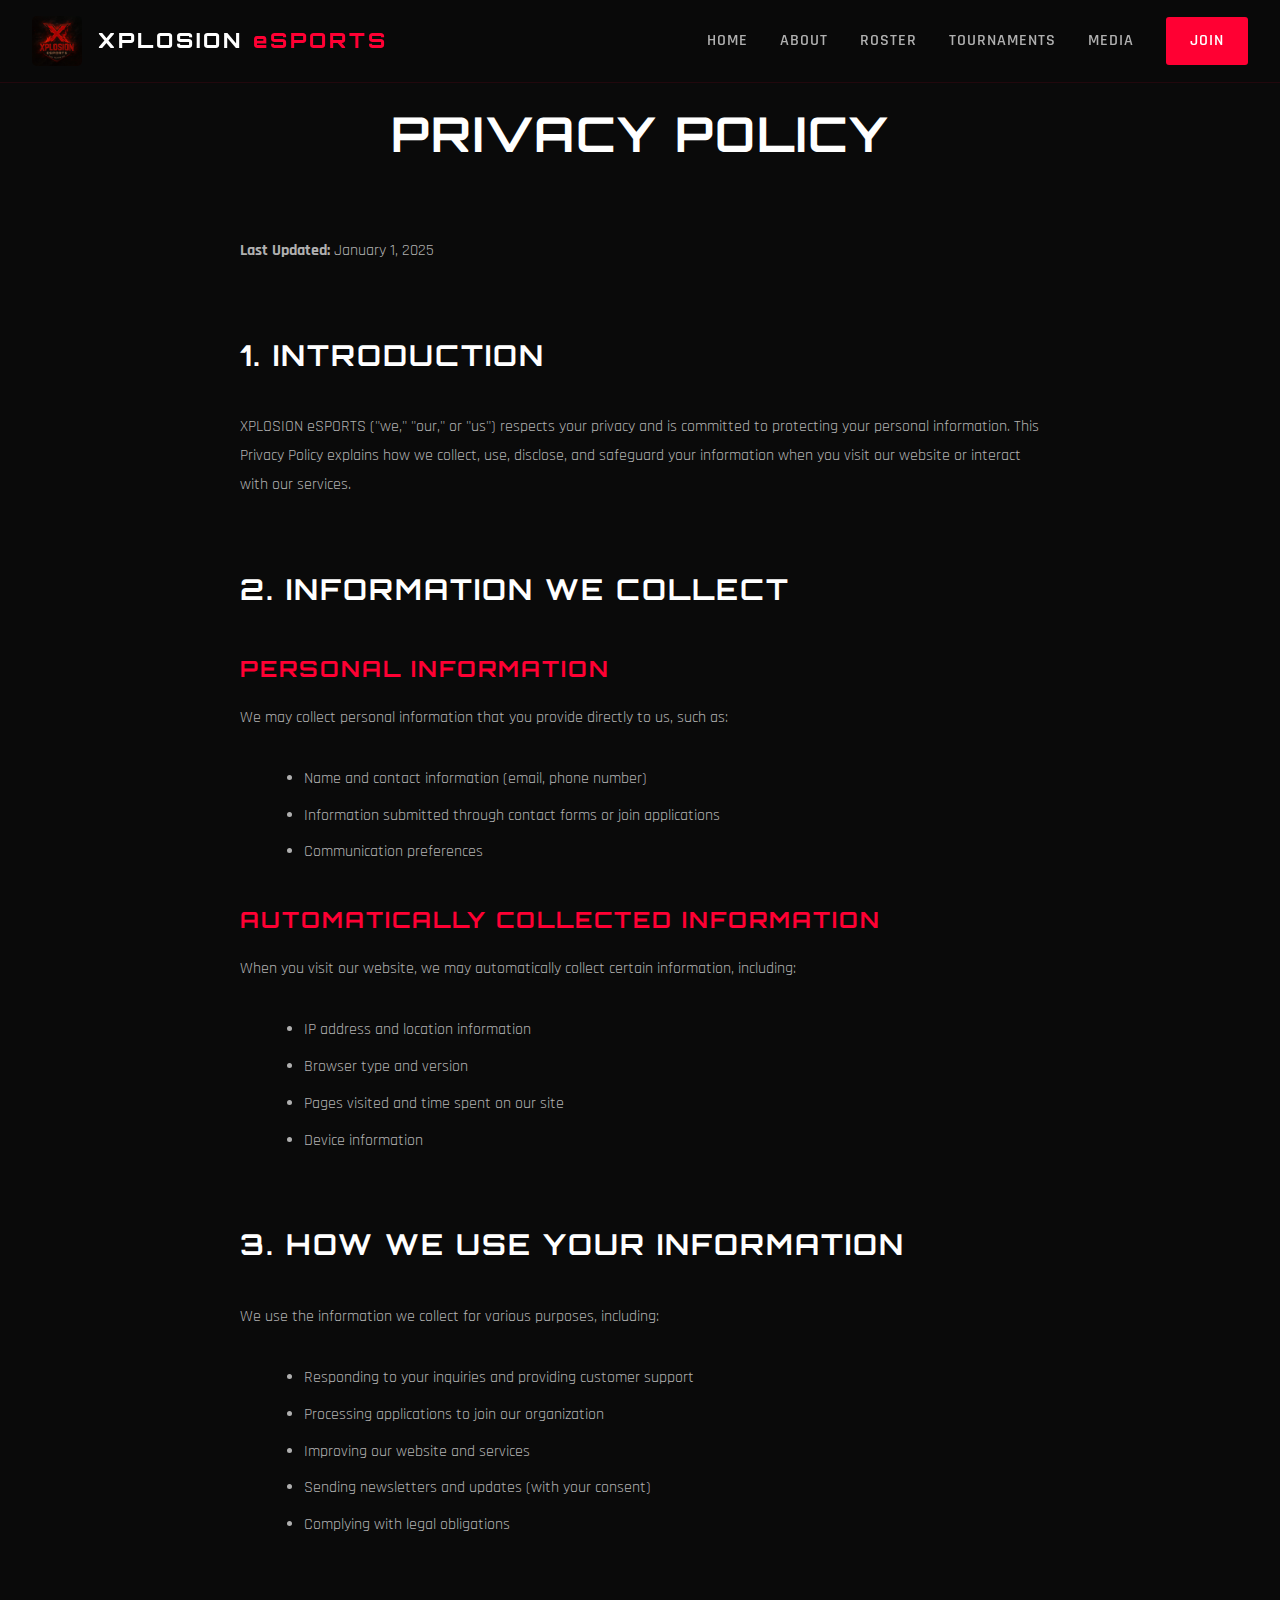
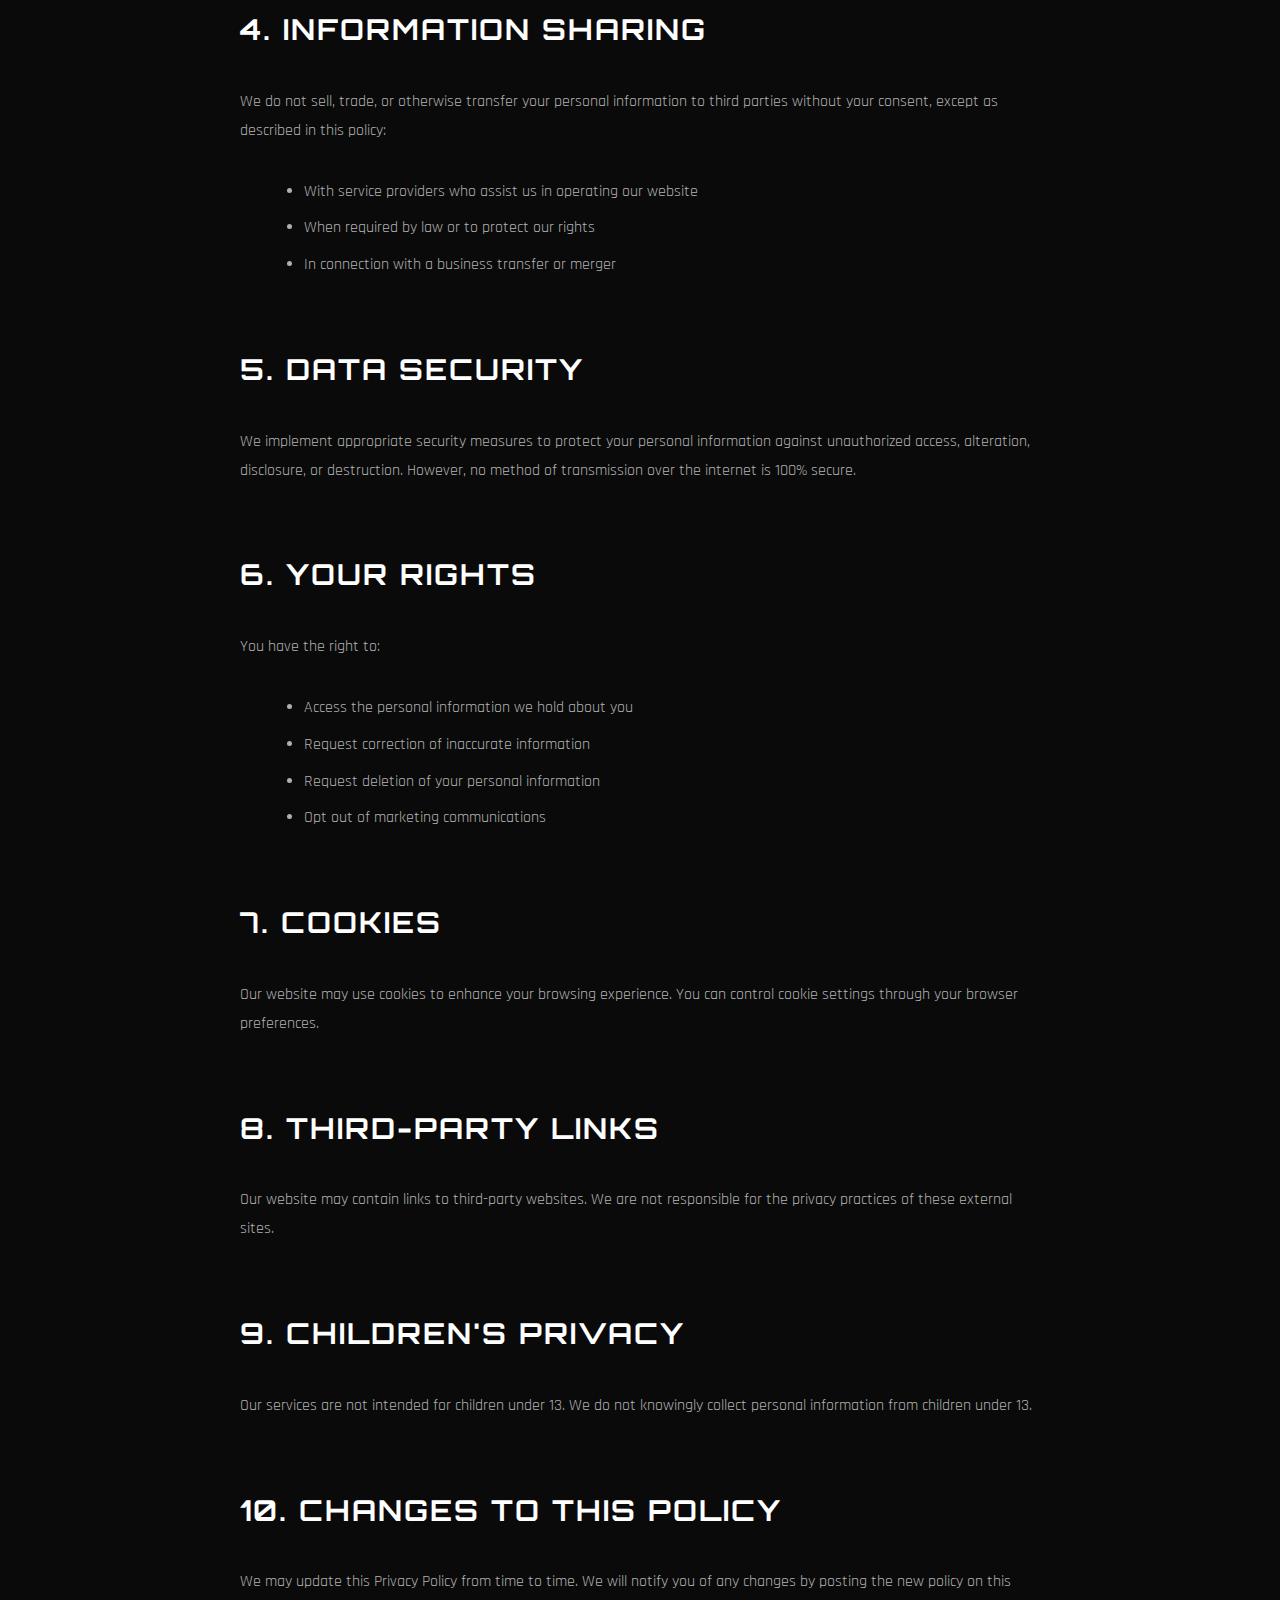
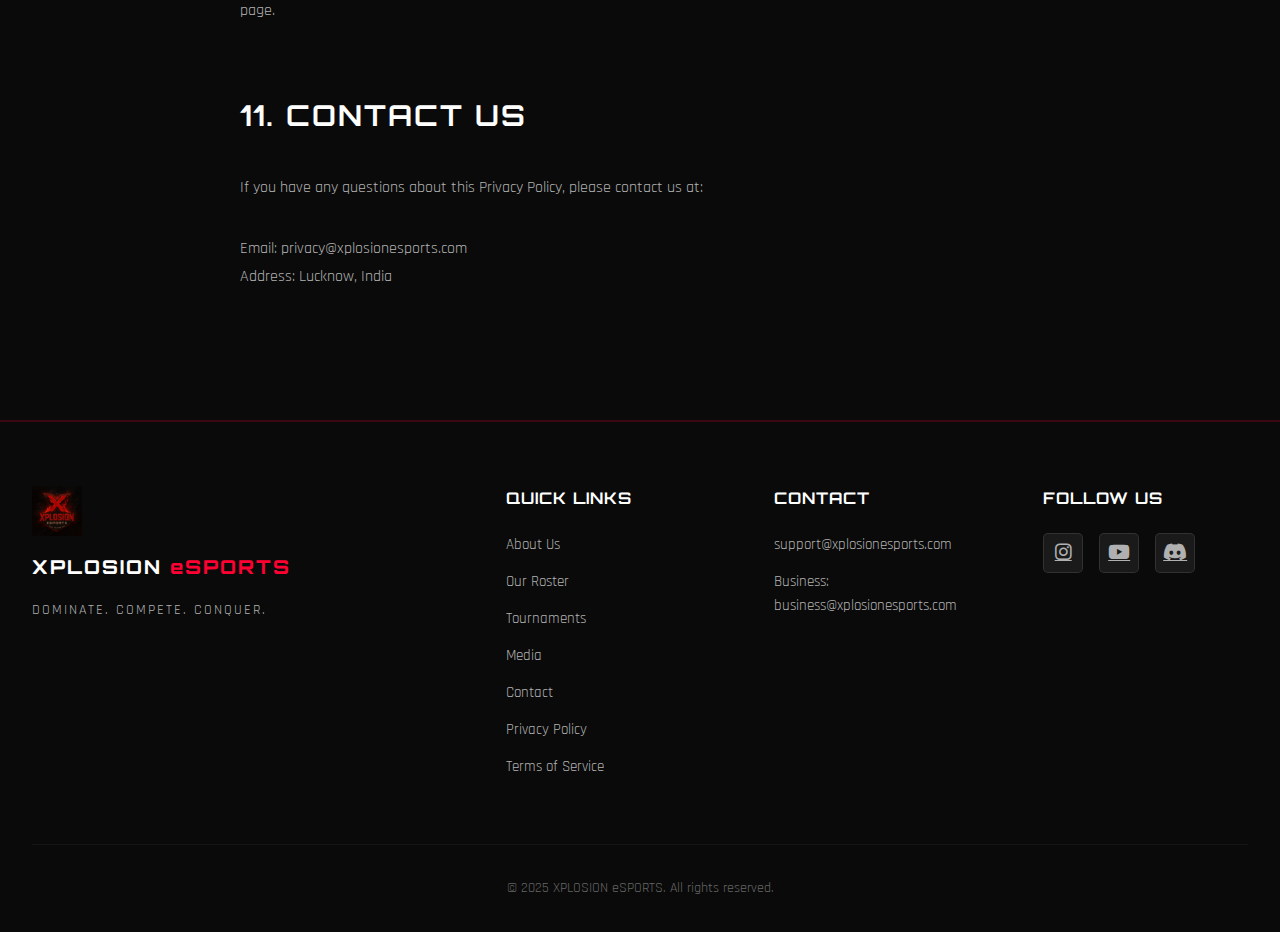
<file: privacy-policy.html>
<!DOCTYPE html>
<html lang="en" prefix="og: https://ogp.me/ns#">
<head>
    <meta charset="UTF-8">
    <meta name="viewport" content="width=device-width, initial-scale=1.0">
    <meta http-equiv="X-UA-Compatible" content="IE=edge">
    
    <!-- Primary Meta Tags -->
    <title>Privacy Policy - XPLOSION eSPORTS | Professional Gaming Organization</title>
    <meta name="title" content="Privacy Policy - XPLOSION eSPORTS | Professional Gaming Organization">
    <meta name="description" content="Read XPLOSION eSPORTS privacy policy to understand how we collect, use, and protect your personal information.">
    <meta name="keywords" content="privacy policy XPLOSION eSPORTS, esports privacy, gaming organization privacy">
    <meta name="author" content="XPLOSION eSPORTS">
    <meta name="robots" content="index, follow">
    <meta name="language" content="English">
    <meta name="revisit-after" content="7 days">
    <meta name="theme-color" content="#ff0033">
    
    <!-- Canonical URL -->
    <link rel="canonical" href="https://xplosionesports.com/privacy-policy.html">
    
    <!-- Open Graph / Facebook -->
    <meta property="og:type" content="website">
    <meta property="og:url" content="https://xplosionesports.com/privacy-policy.html">
    <meta property="og:site_name" content="XPLOSION eSPORTS">
    <meta property="og:title" content="Privacy Policy - XPLOSION eSPORTS">
    <meta property="og:description" content="Learn about our privacy practices and data protection.">
    <meta property="og:image" content="https://xplosionesports.com/assets/og-image.jpg">
    <meta property="og:image:width" content="1200">
    <meta property="og:image:height" content="630">
    <meta property="og:image:alt" content="XPLOSION eSPORTS Logo and Team">
    <meta property="og:locale" content="en_US">
    
    <!-- Twitter Card -->
    <meta name="twitter:card" content="summary_large_image">
    <meta name="twitter:url" content="https://xplosionesports.com/privacy-policy.html">
    <meta name="twitter:title" content="Privacy Policy - XPLOSION eSPORTS">
    <meta name="twitter:description" content="Learn about our privacy practices.">
    <meta name="twitter:image" content="https://xplosionesports.com/assets/twitter-card.jpg">
    <meta name="twitter:site" content="@XplosioneSports">
    <meta name="twitter:creator" content="@XplosioneSports">
    
    <!-- Favicon -->
    <link rel="icon" type="image/x-icon" href="./assets/Logo.jpeg">
    <link rel="icon" type="image/jpeg" sizes="32x32" href="./assets/Logo.jpeg">
    <link rel="icon" type="image/jpeg" sizes="16x16" href="./assets/Logo.jpeg">
    <link rel="apple-touch-icon" sizes="180x180" href="./assets/Logo.jpeg">
    <link rel="shortcut icon" href="./assets/Logo.jpeg">
    <link rel="manifest" href="./site.webmanifest">
    
    <!-- Preconnect for Performance -->
    <link rel="preconnect" href="https://fonts.googleapis.com">
    <link rel="preconnect" href="https://fonts.gstatic.com" crossorigin>
    <link rel="preconnect" href="https://cdnjs.cloudflare.com">
    
    <!-- Stylesheets -->
    <link rel="stylesheet" href="styles.css">
    <link href="https://fonts.googleapis.com/css2?family=Rajdhani:wght@300;400;500;600;700&family=Orbitron:wght@400;500;600;700;800;900&display=swap" rel="stylesheet">
    <link rel="stylesheet" href="https://cdnjs.cloudflare.com/ajax/libs/font-awesome/6.5.1/css/all.min.css">
</head>
<body>
    
    <!-- HEADER / NAVBAR -->
    <header class="navbar" id="navbar" role="banner">
        <div class="nav-container">
            <div class="logo">
                <img src="./assets/Logo.jpeg" alt="XPLOSION eSPORTS Professional Gaming Organization Logo">
                <span class="logo-text">XPLOSION <span class="esports-text">eSPORTS</span></span>
            </div>
            <nav class="nav-menu" id="navMenu" role="navigation" aria-label="Main navigation">
                <a href="index.html#home" class="nav-link">Home</a>
                <a href="index.html#about" class="nav-link">About</a>
                <a href="index.html#roster" class="nav-link">Roster</a>
                <a href="index.html#tournaments" class="nav-link">Tournaments</a>
                <a href="index.html#media" class="nav-link">Media</a>
                <a href="index.html#join" class="nav-link join-btn">Join</a>
            </nav>
            <button class="mobile-toggle" id="mobileToggle" aria-label="Toggle mobile menu" aria-expanded="false">
                <span></span>
                <span></span>
                <span></span>
            </button>
        </div>
    </header>

    <!-- Main Content -->
    <main id="main-content">
    
    <!-- PRIVACY POLICY SECTION -->
    <section class="policy-page">
        <div class="container">
            <h1 class="page-title">Privacy Policy</h1>
            <div class="policy-content">
                <p><strong>Last Updated:</strong> January 1, 2025</p>
                
                <h2>1. Introduction</h2>
                <p>XPLOSION eSPORTS ("we," "our," or "us") respects your privacy and is committed to protecting your personal information. This Privacy Policy explains how we collect, use, disclose, and safeguard your information when you visit our website or interact with our services.</p>
                
                <h2>2. Information We Collect</h2>
                <h3>Personal Information</h3>
                <p>We may collect personal information that you provide directly to us, such as:</p>
                <ul>
                    <li>Name and contact information (email, phone number)</li>
                    <li>Information submitted through contact forms or join applications</li>
                    <li>Communication preferences</li>
                </ul>
                
                <h3>Automatically Collected Information</h3>
                <p>When you visit our website, we may automatically collect certain information, including:</p>
                <ul>
                    <li>IP address and location information</li>
                    <li>Browser type and version</li>
                    <li>Pages visited and time spent on our site</li>
                    <li>Device information</li>
                </ul>
                
                <h2>3. How We Use Your Information</h2>
                <p>We use the information we collect for various purposes, including:</p>
                <ul>
                    <li>Responding to your inquiries and providing customer support</li>
                    <li>Processing applications to join our organization</li>
                    <li>Improving our website and services</li>
                    <li>Sending newsletters and updates (with your consent)</li>
                    <li>Complying with legal obligations</li>
                </ul>
                
                <h2>4. Information Sharing</h2>
                <p>We do not sell, trade, or otherwise transfer your personal information to third parties without your consent, except as described in this policy:</p>
                <ul>
                    <li>With service providers who assist us in operating our website</li>
                    <li>When required by law or to protect our rights</li>
                    <li>In connection with a business transfer or merger</li>
                </ul>
                
                <h2>5. Data Security</h2>
                <p>We implement appropriate security measures to protect your personal information against unauthorized access, alteration, disclosure, or destruction. However, no method of transmission over the internet is 100% secure.</p>
                
                <h2>6. Your Rights</h2>
                <p>You have the right to:</p>
                <ul>
                    <li>Access the personal information we hold about you</li>
                    <li>Request correction of inaccurate information</li>
                    <li>Request deletion of your personal information</li>
                    <li>Opt out of marketing communications</li>
                </ul>
                
                <h2>7. Cookies</h2>
                <p>Our website may use cookies to enhance your browsing experience. You can control cookie settings through your browser preferences.</p>
                
                <h2>8. Third-Party Links</h2>
                <p>Our website may contain links to third-party websites. We are not responsible for the privacy practices of these external sites.</p>
                
                <h2>9. Children's Privacy</h2>
                <p>Our services are not intended for children under 13. We do not knowingly collect personal information from children under 13.</p>
                
                <h2>10. Changes to This Policy</h2>
                <p>We may update this Privacy Policy from time to time. We will notify you of any changes by posting the new policy on this page.</p>
                
                <h2>11. Contact Us</h2>
                <p>If you have any questions about this Privacy Policy, please contact us at:</p>
                <p>Email: privacy@xplosionesports.com<br>
                Address: Lucknow, India</p>
            </div>
        </div>
    </section>
    
    </main>

    <!-- FOOTER -->
    <footer class="footer" role="contentinfo">
        <div class="container">
            <div class="footer-content">
                <div class="footer-brand">
                    <img src="./assets/Logo.jpeg" alt="XPLOSION Logo" class="footer-logo">
                    <span class="footer-logo-text">XPLOSION <span class="esports-red">eSPORTS</span></span>
                    <p class="footer-tagline">DOMINATE. COMPETE. CONQUER.</p>
                </div>

                <div class="footer-links">
                    <h4>Quick Links</h4>
                    <a href="index.html#about">About Us</a>
                    <a href="index.html#roster">Our Roster</a>
                    <a href="index.html#tournaments">Tournaments</a>
                    <a href="index.html#media">Media</a>
                    <a href="contact.html">Contact</a>
                    <a href="privacy-policy.html">Privacy Policy</a>
                    <a href="terms-of-service.html">Terms of Service</a>
                </div>

                <div class="footer-contact">
                    <h4>Contact</h4>
                    <p>support@xplosionesports.com</p>
                    <p>Business: business@xplosionesports.com</p>
                </div>

                <div class="footer-social">
                    <h4>Follow Us</h4>
                    <div class="social-icons">
                        <a href="#" class="social-icon"><i class="fab fa-instagram"></i></a>
                        <a href="#" class="social-icon"><i class="fab fa-youtube"></i></a>
                        <a href="https://discord.gg/VRnZ4HF8" class="social-icon"><i class="fab fa-discord"></i></a>
                    </div>
                </div>
            </div>

            <div class="footer-bottom">
                <p>&copy; 2025 XPLOSION eSPORTS. All rights reserved.</p>
            </div>
        </div>
    </footer>
    
    <script src="script.js"></script>
    
    <!-- Skip to main content link for accessibility -->
    <a href="#main-content" class="skip-to-main">Skip to main content</a>
</body>
</html>
</file>
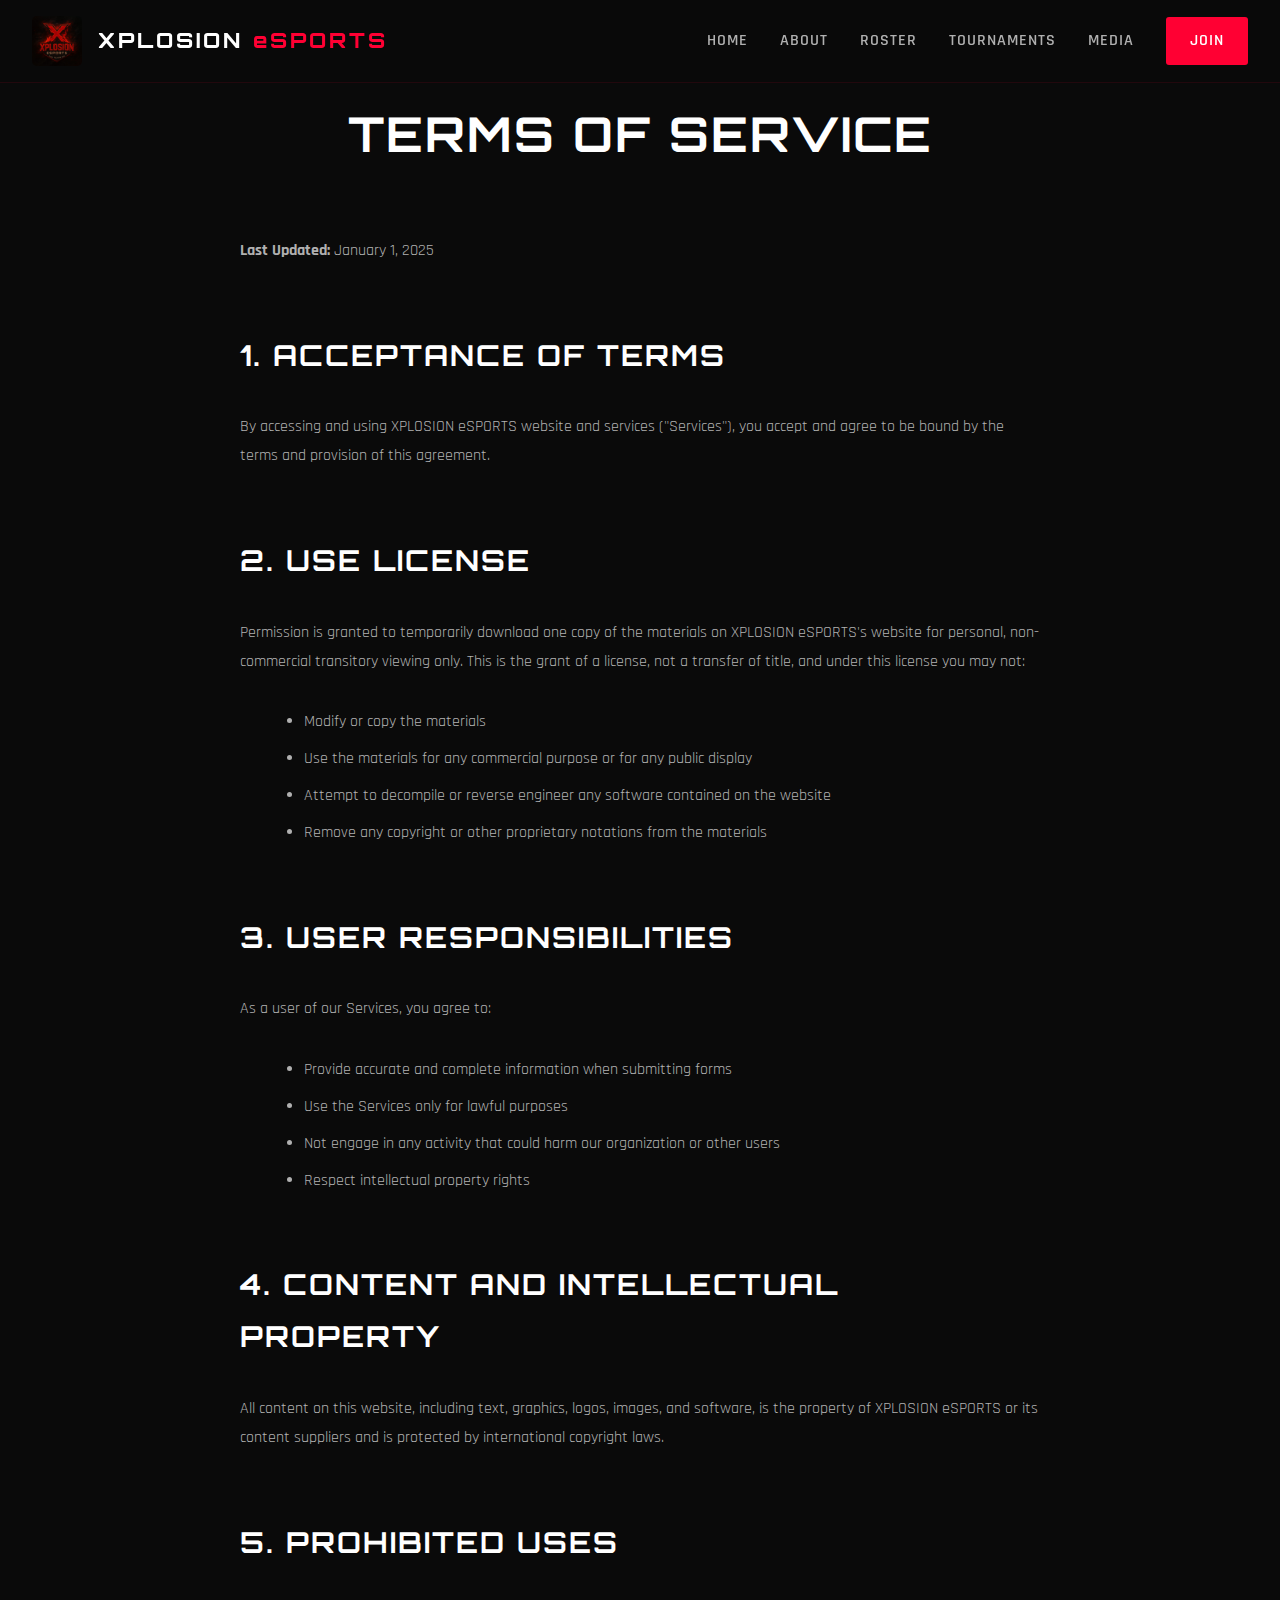
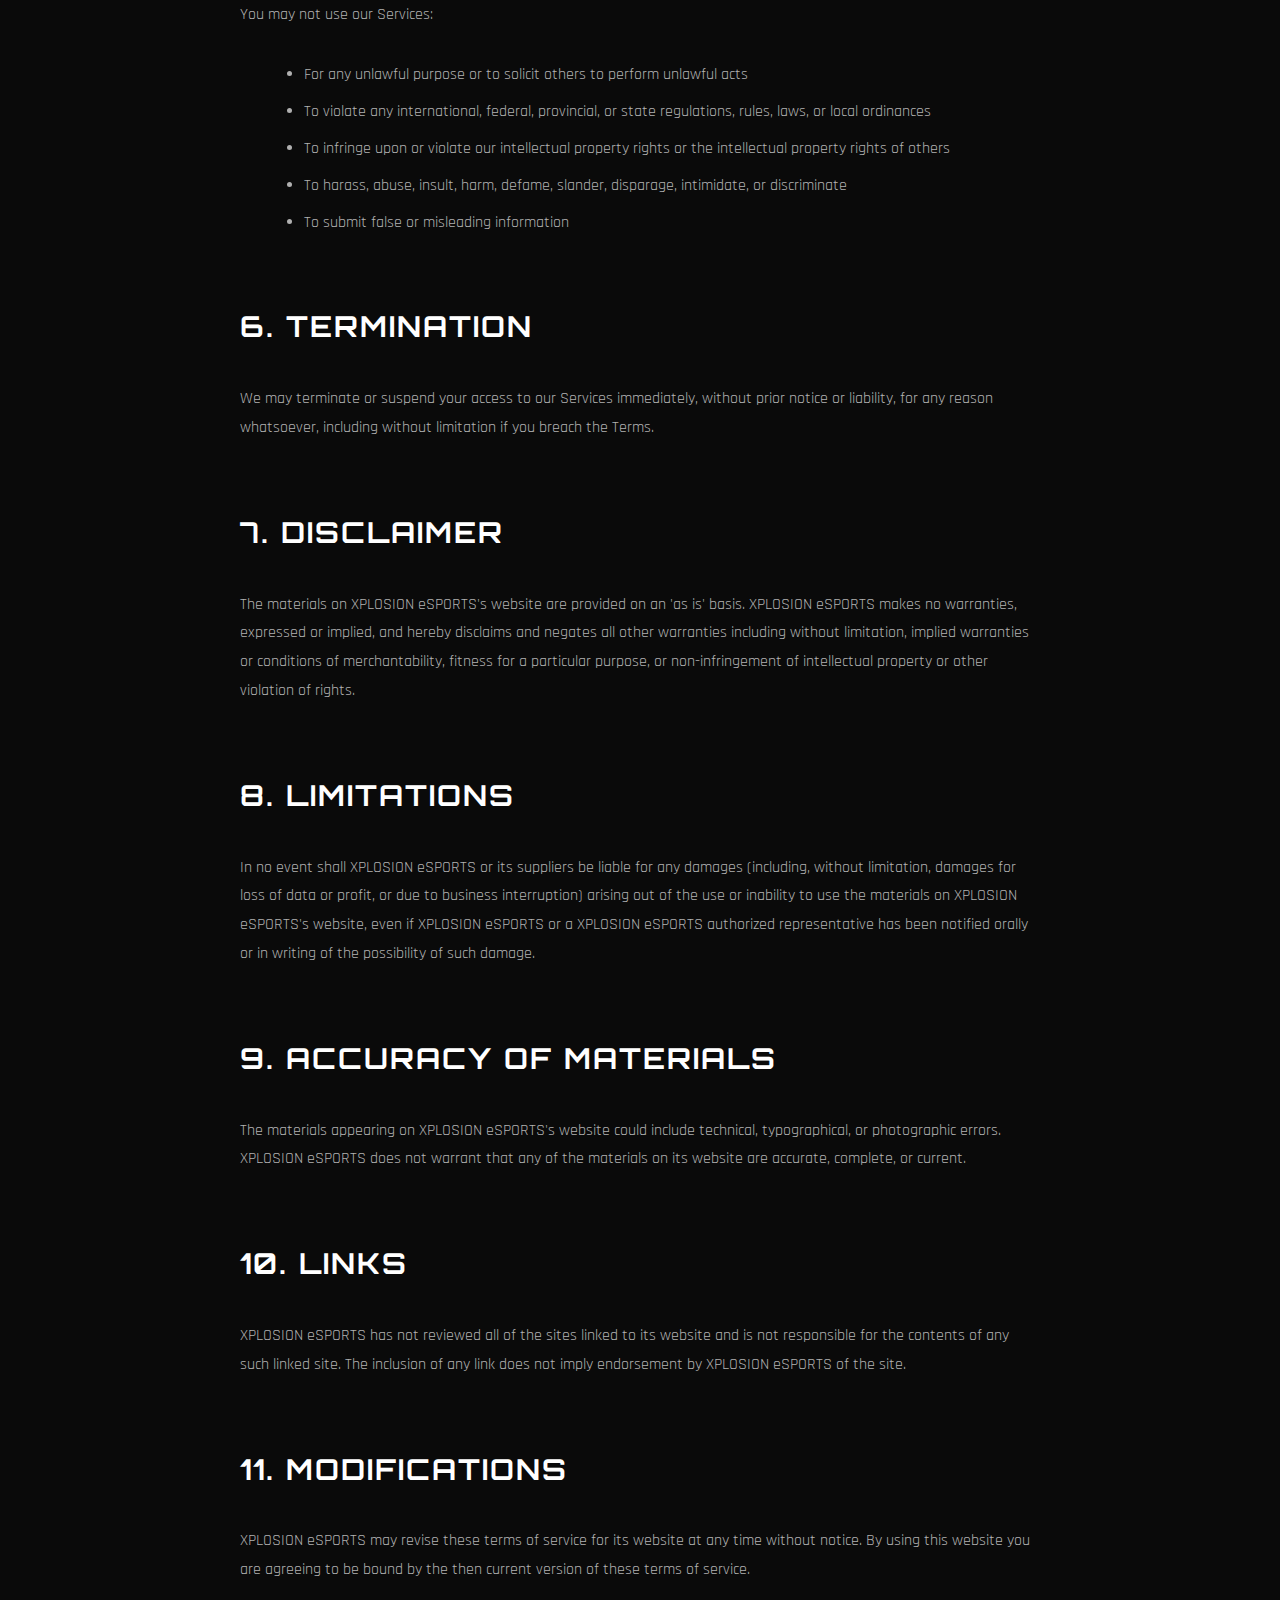
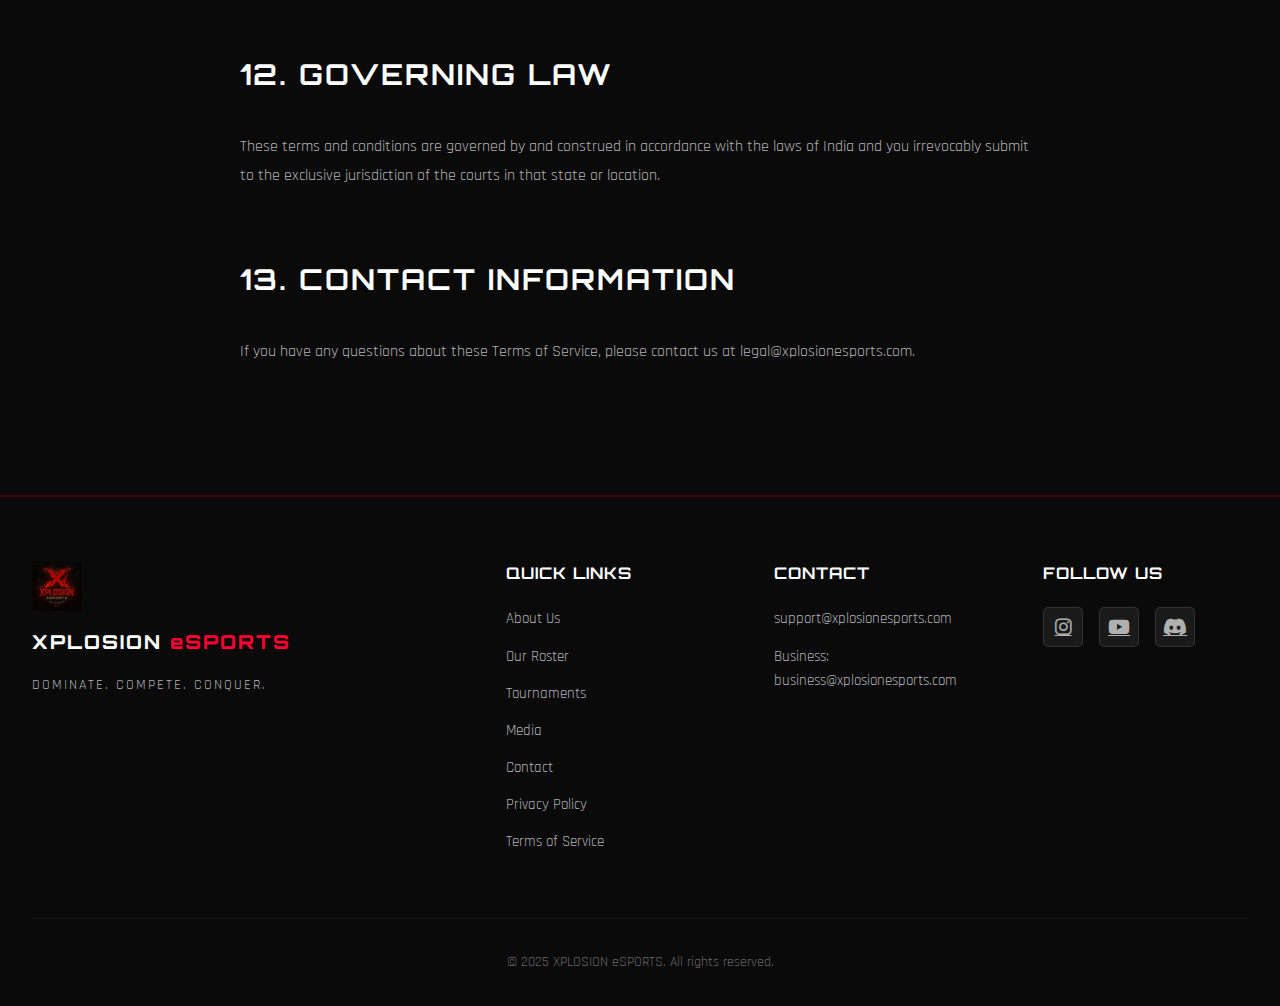
<file: terms-of-service.html>
<!DOCTYPE html>
<html lang="en" prefix="og: https://ogp.me/ns#">
<head>
    <meta charset="UTF-8">
    <meta name="viewport" content="width=device-width, initial-scale=1.0">
    <meta http-equiv="X-UA-Compatible" content="IE=edge">
    
    <!-- Primary Meta Tags -->
    <title>Terms of Service - XPLOSION eSPORTS | Professional Gaming Organization</title>
    <meta name="title" content="Terms of Service - XPLOSION eSPORTS | Professional Gaming Organization">
    <meta name="description" content="Read XPLOSION eSPORTS terms of service to understand the rules and guidelines for using our website and services.">
    <meta name="keywords" content="terms of service XPLOSION eSPORTS, esports terms, gaming organization terms">
    <meta name="author" content="XPLOSION eSPORTS">
    <meta name="robots" content="index, follow">
    <meta name="language" content="English">
    <meta name="revisit-after" content="7 days">
    <meta name="theme-color" content="#ff0033">
    
    <!-- Canonical URL -->
    <link rel="canonical" href="https://xplosionesports.com/terms-of-service.html">
    
    <!-- Open Graph / Facebook -->
    <meta property="og:type" content="website">
    <meta property="og:url" content="https://xplosionesports.com/terms-of-service.html">
    <meta property="og:site_name" content="XPLOSION eSPORTS">
    <meta property="og:title" content="Terms of Service - XPLOSION eSPORTS">
    <meta property="og:description" content="Learn about our terms of service and usage guidelines.">
    <meta property="og:image" content="https://xplosionesports.com/assets/og-image.jpg">
    <meta property="og:image:width" content="1200">
    <meta property="og:image:height" content="630">
    <meta property="og:image:alt" content="XPLOSION eSPORTS Logo and Team">
    <meta property="og:locale" content="en_US">
    
    <!-- Twitter Card -->
    <meta name="twitter:card" content="summary_large_image">
    <meta name="twitter:url" content="https://xplosionesports.com/terms-of-service.html">
    <meta name="twitter:title" content="Terms of Service - XPLOSION eSPORTS">
    <meta name="twitter:description" content="Learn about our terms of service.">
    <meta name="twitter:image" content="https://xplosionesports.com/assets/twitter-card.jpg">
    <meta name="twitter:site" content="@XplosioneSports">
    <meta name="twitter:creator" content="@XplosioneSports">
    
    <!-- Favicon -->
    <link rel="icon" type="image/x-icon" href="./assets/Logo.jpeg">
    <link rel="icon" type="image/jpeg" sizes="32x32" href="./assets/Logo.jpeg">
    <link rel="icon" type="image/jpeg" sizes="16x16" href="./assets/Logo.jpeg">
    <link rel="apple-touch-icon" sizes="180x180" href="./assets/Logo.jpeg">
    <link rel="shortcut icon" href="./assets/Logo.jpeg">
    <link rel="manifest" href="./site.webmanifest">
    
    <!-- Preconnect for Performance -->
    <link rel="preconnect" href="https://fonts.googleapis.com">
    <link rel="preconnect" href="https://fonts.gstatic.com" crossorigin>
    <link rel="preconnect" href="https://cdnjs.cloudflare.com">
    
    <!-- Stylesheets -->
    <link rel="stylesheet" href="styles.css">
    <link href="https://fonts.googleapis.com/css2?family=Rajdhani:wght@300;400;500;600;700&family=Orbitron:wght@400;500;600;700;800;900&display=swap" rel="stylesheet">
    <link rel="stylesheet" href="https://cdnjs.cloudflare.com/ajax/libs/font-awesome/6.5.1/css/all.min.css">
</head>
<body>
    
    <!-- HEADER / NAVBAR -->
    <header class="navbar" id="navbar" role="banner">
        <div class="nav-container">
            <div class="logo">
                <img src="./assets/Logo.jpeg" alt="XPLOSION eSPORTS Professional Gaming Organization Logo">
                <span class="logo-text">XPLOSION <span class="esports-text">eSPORTS</span></span>
            </div>
            <nav class="nav-menu" id="navMenu" role="navigation" aria-label="Main navigation">
                <a href="index.html#home" class="nav-link">Home</a>
                <a href="index.html#about" class="nav-link">About</a>
                <a href="index.html#roster" class="nav-link">Roster</a>
                <a href="index.html#tournaments" class="nav-link">Tournaments</a>
                <a href="index.html#media" class="nav-link">Media</a>
                <a href="index.html#join" class="nav-link join-btn">Join</a>
            </nav>
            <button class="mobile-toggle" id="mobileToggle" aria-label="Toggle mobile menu" aria-expanded="false">
                <span></span>
                <span></span>
                <span></span>
            </button>
        </div>
    </header>

    <!-- Main Content -->
    <main id="main-content">
    
    <!-- TERMS OF SERVICE SECTION -->
    <section class="policy-page">
        <div class="container">
            <h1 class="page-title">Terms of Service</h1>
            <div class="policy-content">
                <p><strong>Last Updated:</strong> January 1, 2025</p>
                
                <h2>1. Acceptance of Terms</h2>
                <p>By accessing and using XPLOSION eSPORTS website and services ("Services"), you accept and agree to be bound by the terms and provision of this agreement.</p>
                
                <h2>2. Use License</h2>
                <p>Permission is granted to temporarily download one copy of the materials on XPLOSION eSPORTS's website for personal, non-commercial transitory viewing only. This is the grant of a license, not a transfer of title, and under this license you may not:</p>
                <ul>
                    <li>Modify or copy the materials</li>
                    <li>Use the materials for any commercial purpose or for any public display</li>
                    <li>Attempt to decompile or reverse engineer any software contained on the website</li>
                    <li>Remove any copyright or other proprietary notations from the materials</li>
                </ul>
                
                <h2>3. User Responsibilities</h2>
                <p>As a user of our Services, you agree to:</p>
                <ul>
                    <li>Provide accurate and complete information when submitting forms</li>
                    <li>Use the Services only for lawful purposes</li>
                    <li>Not engage in any activity that could harm our organization or other users</li>
                    <li>Respect intellectual property rights</li>
                </ul>
                
                <h2>4. Content and Intellectual Property</h2>
                <p>All content on this website, including text, graphics, logos, images, and software, is the property of XPLOSION eSPORTS or its content suppliers and is protected by international copyright laws.</p>
                
                <h2>5. Prohibited Uses</h2>
                <p>You may not use our Services:</p>
                <ul>
                    <li>For any unlawful purpose or to solicit others to perform unlawful acts</li>
                    <li>To violate any international, federal, provincial, or state regulations, rules, laws, or local ordinances</li>
                    <li>To infringe upon or violate our intellectual property rights or the intellectual property rights of others</li>
                    <li>To harass, abuse, insult, harm, defame, slander, disparage, intimidate, or discriminate</li>
                    <li>To submit false or misleading information</li>
                </ul>
                
                <h2>6. Termination</h2>
                <p>We may terminate or suspend your access to our Services immediately, without prior notice or liability, for any reason whatsoever, including without limitation if you breach the Terms.</p>
                
                <h2>7. Disclaimer</h2>
                <p>The materials on XPLOSION eSPORTS's website are provided on an 'as is' basis. XPLOSION eSPORTS makes no warranties, expressed or implied, and hereby disclaims and negates all other warranties including without limitation, implied warranties or conditions of merchantability, fitness for a particular purpose, or non-infringement of intellectual property or other violation of rights.</p>
                
                <h2>8. Limitations</h2>
                <p>In no event shall XPLOSION eSPORTS or its suppliers be liable for any damages (including, without limitation, damages for loss of data or profit, or due to business interruption) arising out of the use or inability to use the materials on XPLOSION eSPORTS's website, even if XPLOSION eSPORTS or a XPLOSION eSPORTS authorized representative has been notified orally or in writing of the possibility of such damage.</p>
                
                <h2>9. Accuracy of Materials</h2>
                <p>The materials appearing on XPLOSION eSPORTS's website could include technical, typographical, or photographic errors. XPLOSION eSPORTS does not warrant that any of the materials on its website are accurate, complete, or current.</p>
                
                <h2>10. Links</h2>
                <p>XPLOSION eSPORTS has not reviewed all of the sites linked to its website and is not responsible for the contents of any such linked site. The inclusion of any link does not imply endorsement by XPLOSION eSPORTS of the site.</p>
                
                <h2>11. Modifications</h2>
                <p>XPLOSION eSPORTS may revise these terms of service for its website at any time without notice. By using this website you are agreeing to be bound by the then current version of these terms of service.</p>
                
                <h2>12. Governing Law</h2>
                <p>These terms and conditions are governed by and construed in accordance with the laws of India and you irrevocably submit to the exclusive jurisdiction of the courts in that state or location.</p>
                
                <h2>13. Contact Information</h2>
                <p>If you have any questions about these Terms of Service, please contact us at legal@xplosionesports.com.</p>
            </div>
        </div>
    </section>
    
    </main>

    <!-- FOOTER -->
    <footer class="footer" role="contentinfo">
        <div class="container">
            <div class="footer-content">
                <div class="footer-brand">
                    <img src="./assets/Logo.jpeg" alt="XPLOSION Logo" class="footer-logo">
                    <span class="footer-logo-text">XPLOSION <span class="esports-red">eSPORTS</span></span>
                    <p class="footer-tagline">DOMINATE. COMPETE. CONQUER.</p>
                </div>

                <div class="footer-links">
                    <h4>Quick Links</h4>
                    <a href="index.html#about">About Us</a>
                    <a href="index.html#roster">Our Roster</a>
                    <a href="index.html#tournaments">Tournaments</a>
                    <a href="index.html#media">Media</a>
                    <a href="contact.html">Contact</a>
                    <a href="privacy-policy.html">Privacy Policy</a>
                    <a href="terms-of-service.html">Terms of Service</a>
                </div>

                <div class="footer-contact">
                    <h4>Contact</h4>
                    <p>support@xplosionesports.com</p>
                    <p>Business: business@xplosionesports.com</p>
                </div>

                <div class="footer-social">
                    <h4>Follow Us</h4>
                    <div class="social-icons">
                        <a href="#" class="social-icon"><i class="fab fa-instagram"></i></a>
                        <a href="#" class="social-icon"><i class="fab fa-youtube"></i></a>
                        <a href="https://discord.gg/VRnZ4HF8" class="social-icon"><i class="fab fa-discord"></i></a>
                    </div>
                </div>
            </div>

            <div class="footer-bottom">
                <p>&copy; 2025 XPLOSION eSPORTS. All rights reserved.</p>
            </div>
        </div>
    </footer>
    
    <script src="script.js"></script>
    
    <!-- Skip to main content link for accessibility -->
    <a href="#main-content" class="skip-to-main">Skip to main content</a>
</body>
</html>
</file>
<file: styles.css>
/* ========================================
   XPLOSION eSPORTS - GLOBAL STYLES
   ======================================== */

* {
    margin: 0;
    padding: 0;
    box-sizing: border-box;
}

:root {
    /* Color Palette */
    --primary-black: #0a0a0a;
    --secondary-black: #1a1a1a;
    --charcoal: #2a2a2a;
    --accent-red: #ff0033;
    --accent-red-dark: #cc0029;
    --text-white: #ffffff;
    --text-grey: #b0b0b0;
    --text-light-grey: #666666;
    
    /* Typography */
    --font-heading: 'Orbitron', sans-serif;
    --font-body: 'Rajdhani', sans-serif;
    
    /* Spacing */
    --spacing-xs: 0.5rem;
    --spacing-sm: 1rem;
    --spacing-md: 2rem;
    --spacing-lg: 4rem;
    --spacing-xl: 6rem;
    
    /* Transitions */
    --transition-fast: 0.2s ease;
    --transition-medium: 0.3s ease;
    --transition-slow: 0.5s ease;
}

html {
    scroll-behavior: smooth;
}

body {
    font-family: var(--font-body);
    background-color: var(--primary-black);
    color: var(--text-white);
    line-height: 1.6;
    overflow-x: hidden;
}

.container {
    max-width: 1400px;
    margin: 0 auto;
    padding: 0 var(--spacing-md);
}

/* ========================================
   TYPOGRAPHY
   ======================================== */

h1, h2, h3, h4, h5, h6 {
    font-family: var(--font-heading);
    font-weight: 700;
    letter-spacing: 2px;
    text-transform: uppercase;
}

.section-title {
    font-size: 3rem;
    margin-bottom: var(--spacing-md);
    color: var(--text-white);
}

.section-title.center {
    text-align: center;
}

.title-accent {
    color: var(--accent-red);
}

.section-divider {
    width: 100px;
    height: 3px;
    background: linear-gradient(to right, var(--accent-red), transparent);
    margin-bottom: var(--spacing-md);
}

.section-divider.center {
    margin-left: auto;
    margin-right: auto;
}

.section-subtitle {
    font-size: 1.2rem;
    color: var(--text-grey);
    text-align: center;
    margin-bottom: var(--spacing-lg);
    font-weight: 400;
}

/* ========================================
   BUTTONS
   ======================================== */

.btn {
    display: inline-block;
    padding: 1rem 2.5rem;
    font-family: var(--font-heading);
    font-size: 0.9rem;
    font-weight: 600;
    text-transform: uppercase;
    text-decoration: none;
    letter-spacing: 2px;
    border: none;
    cursor: pointer;
    transition: all var(--transition-medium);
    position: relative;
    overflow: hidden;
}

.btn::before {
    content: '';
    position: absolute;
    top: 50%;
    left: 50%;
    width: 0;
    height: 0;
    border-radius: 50%;
    background: rgba(255, 255, 255, 0.1);
    transform: translate(-50%, -50%);
    transition: width 0.6s, height 0.6s;
}

.btn:hover::before {
    width: 300px;
    height: 300px;
}

.btn-primary {
    background: var(--accent-red);
    color: var(--text-white);
    box-shadow: 0 0 20px rgba(255, 0, 51, 0.3);
}

.btn-primary:hover {
    background: var(--accent-red-dark);
    box-shadow: 0 0 30px rgba(255, 0, 51, 0.6);
    transform: translateY(-2px);
}

.btn-secondary {
    background: transparent;
    color: var(--text-white);
    border: 2px solid var(--text-white);
}

.btn-secondary:hover {
    background: var(--text-white);
    color: var(--primary-black);
    box-shadow: 0 0 20px rgba(255, 255, 255, 0.3);
}

/* ========================================
   HEADER / NAVBAR
   ======================================== */

.navbar {
    position: fixed;
    top: 0;
    left: 0;
    width: 100%;
    background: rgba(10, 10, 10, 0.95);
    backdrop-filter: blur(10px);
    z-index: 1000;
    transition: all var(--transition-medium);
    border-bottom: 1px solid rgba(255, 0, 51, 0.1);
}

.navbar.scrolled {
    background: rgba(10, 10, 10, 0.98);
    box-shadow: 0 5px 30px rgba(0, 0, 0, 0.5);
}

.nav-container {
    max-width: 1400px;
    margin: 0 auto;
    padding: 1rem 2rem;
    display: flex;
    justify-content: space-between;
    align-items: center;
}

.logo {
    display: flex;
    align-items: center;
    gap: 1rem;
}

.logo img {
    width: 50px;
    height: 50px;
    border-radius: 5px;
}

.logo-text {
    font-family: var(--font-heading);
    font-size: 1.3rem;
    font-weight: 800;
    letter-spacing: 3px;
    color: var(--text-white);
}

.esports-text,
.esports-red {
    color: var(--accent-red);
}

.nav-menu {
    display: flex;
    gap: 2rem;
    align-items: center;
}

.nav-link {
    font-family: var(--font-body);
    font-size: 1rem;
    font-weight: 600;
    color: var(--text-grey);
    text-decoration: none;
    text-transform: uppercase;
    letter-spacing: 1px;
    transition: all var(--transition-fast);
    position: relative;
}

.nav-link::after {
    content: '';
    position: absolute;
    bottom: -5px;
    left: 0;
    width: 0;
    height: 2px;
    background: var(--accent-red);
    transition: width var(--transition-medium);
}

.nav-link:hover,
.nav-link.active {
    color: var(--text-white);
}

.nav-link:hover::after,
.nav-link.active::after {
    width: 100%;
}

.nav-link.join-btn {
    background: var(--accent-red);
    color: var(--text-white);
    padding: 0.7rem 1.5rem;
    border-radius: 3px;
}

.nav-link.join-btn::after {
    display: none;
}

.nav-link.join-btn:hover {
    background: var(--accent-red-dark);
    box-shadow: 0 0 20px rgba(255, 0, 51, 0.5);
}

.mobile-toggle {
    display: none;
    flex-direction: column;
    gap: 5px;
    cursor: pointer;
}

.mobile-toggle span {
    width: 25px;
    height: 3px;
    background: var(--text-white);
    transition: all var(--transition-medium);
}

/* ========================================
   HERO SECTION
   ======================================== */

.hero {
    position: relative;
    height: 100vh;
    display: flex;
    align-items: center;
    justify-content: center;
    overflow: hidden;
}

.hero-background {
    position: absolute;
    top: 0;
    left: 0;
    width: 100%;
    height: 100%;
    background: url('https://images.unsplash.com/photo-1542751371-adc38448a05e?w=1920&h=1080&fit=crop') center/cover no-repeat;
    animation: subtle-zoom 20s ease-in-out infinite alternate;
}

@keyframes subtle-zoom {
    0% { transform: scale(1); }
    100% { transform: scale(1.1); }
}

.hero-overlay {
    position: absolute;
    top: 0;
    left: 0;
    width: 100%;
    height: 100%;
    background: linear-gradient(135deg, rgba(10, 10, 10, 0.85) 0%, rgba(255, 0, 51, 0.15) 100%);
}

.hero-content {
    position: relative;
    z-index: 2;
    text-align: center;
    max-width: 1000px;
    padding: 0 2rem;
}

.hero-title {
    font-size: 6rem;
    font-weight: 900;
    line-height: 1;
    margin-bottom: 1rem;
    text-shadow: 0 0 50px rgba(255, 0, 51, 0.5);
    animation: title-glow 2s ease-in-out infinite alternate;
}

@keyframes title-glow {
    0% { text-shadow: 0 0 30px rgba(255, 0, 51, 0.5); }
    100% { text-shadow: 0 0 60px rgba(255, 0, 51, 0.8); }
}

.title-line {
    display: block;
}

.hero-tagline {
    font-size: 1.5rem;
    font-weight: 600;
    letter-spacing: 5px;
    color: var(--text-grey);
    margin-bottom: 3rem;
    animation: fadeInUp 1s ease 0.3s backwards;
}

@keyframes fadeInUp {
    from {
        opacity: 0;
        transform: translateY(30px);
    }
    to {
        opacity: 1;
        transform: translateY(0);
    }
}

.hero-cta {
    display: flex;
    gap: 1.5rem;
    justify-content: center;
    flex-wrap: wrap;
    animation: fadeInUp 1s ease 0.6s backwards;
}

.hero-scroll {
    position: absolute;
    bottom: 3rem;
    left: 50%;
    transform: translateX(-50%);
    display: flex;
    flex-direction: column;
    align-items: center;
    gap: 0.5rem;
    color: var(--text-grey);
    font-size: 0.8rem;
    letter-spacing: 2px;
    z-index: 2;
}

.scroll-indicator {
    width: 2px;
    height: 50px;
    background: linear-gradient(to bottom, var(--accent-red), transparent);
    animation: scroll-down 2s ease-in-out infinite;
}

@keyframes scroll-down {
    0%, 100% { transform: translateY(0); opacity: 1; }
    50% { transform: translateY(15px); opacity: 0.5; }
}

/* ========================================
   ABOUT SECTION
   ======================================== */

.about {
    padding: var(--spacing-xl) 0;
    background: var(--secondary-black);
    position: relative;
}

.about::before {
    content: '';
    position: absolute;
    top: 0;
    left: 0;
    width: 100%;
    height: 100%;
    background: 
        linear-gradient(135deg, transparent 0%, rgba(255, 0, 51, 0.03) 100%),
        url('data:image/svg+xml,<svg width="100" height="100" xmlns="http://www.w3.org/2000/svg"><defs><pattern id="grid" width="100" height="100" patternUnits="userSpaceOnUse"><path d="M 100 0 L 0 0 0 100" fill="none" stroke="rgba(255,0,51,0.05)" stroke-width="1"/></pattern></defs><rect width="100" height="100" fill="url(%23grid)"/></svg>');
    opacity: 0.3;
}

.about-grid {
    display: grid;
    grid-template-columns: 1fr 1.5fr;
    gap: var(--spacing-lg);
    align-items: center;
    position: relative;
    z-index: 1;
}

.about-visual {
    display: flex;
    justify-content: center;
}

.about-logo-container {
    position: relative;
    width: 400px;
    height: 400px;
}

.about-logo {
    width: 100%;
    height: 100%;
    object-fit: contain;
    position: relative;
    z-index: 2;
    animation: float 6s ease-in-out infinite;
}

@keyframes float {
    0%, 100% { transform: translateY(0); }
    50% { transform: translateY(-20px); }
}

.logo-glow {
    position: absolute;
    top: 50%;
    left: 50%;
    transform: translate(-50%, -50%);
    width: 300px;
    height: 300px;
    background: radial-gradient(circle, rgba(255, 0, 51, 0.3) 0%, transparent 70%);
    animation: pulse-glow 3s ease-in-out infinite;
}

@keyframes pulse-glow {
    0%, 100% { transform: translate(-50%, -50%) scale(1); opacity: 0.5; }
    50% { transform: translate(-50%, -50%) scale(1.2); opacity: 0.8; }
}

.about-content {
    padding: var(--spacing-md);
}

.about-description {
    font-size: 1.2rem;
    color: var(--text-grey);
    margin-bottom: var(--spacing-sm);
    line-height: 1.8;
}

.about-stats {
    display: grid;
    grid-template-columns: repeat(3, 1fr);
    gap: var(--spacing-md);
    margin-top: var(--spacing-lg);
}

.stat-item {
    text-align: center;
    padding: var(--spacing-md);
    background: rgba(255, 0, 51, 0.05);
    border: 1px solid rgba(255, 0, 51, 0.2);
    border-radius: 5px;
    transition: all var(--transition-medium);
}

.stat-item:hover {
    background: rgba(255, 0, 51, 0.1);
    border-color: var(--accent-red);
    transform: translateY(-5px);
    box-shadow: 0 10px 30px rgba(255, 0, 51, 0.3);
}

.stat-number {
    display: block;
    font-size: 3rem;
    font-weight: 900;
    color: var(--accent-red);
    font-family: var(--font-heading);
    margin-bottom: 0.5rem;
}

.stat-label {
    display: block;
    font-size: 0.9rem;
    color: var(--text-grey);
    text-transform: uppercase;
    letter-spacing: 1px;
}

/* ========================================
   ROSTER SECTION
   ======================================== */

.roster {
    padding: var(--spacing-xl) 0;
    background: var(--primary-black);
}

/* ========================================
   SLIDER COMPONENTS (FOR ROSTER & TOURNAMENTS)
   ======================================== */

.slider-container {
    position: relative;
    margin-top: var(--spacing-lg);
    padding: 0 60px;
}

.slider-wrapper {
    overflow: hidden;
    border-radius: 10px;
}

.slider-track {
    display: flex;
    transition: transform 0.5s ease-in-out;
    gap: var(--spacing-md);
}

.slider-arrow {
    position: absolute;
    top: 50%;
    transform: translateY(-50%);
    width: 50px;
    height: 50px;
    background: rgba(255, 0, 51, 0.8);
    border: 2px solid var(--accent-red);
    border-radius: 50%;
    color: var(--text-white);
    font-size: 1.2rem;
    cursor: pointer;
    z-index: 10;
    transition: all var(--transition-medium);
    display: flex;
    align-items: center;
    justify-content: center;
}

.slider-arrow:hover {
    background: var(--accent-red);
    box-shadow: 0 0 30px rgba(255, 0, 51, 0.6);
    transform: translateY(-50%) scale(1.1);
}

.slider-arrow-left {
    left: 0;
}

.slider-arrow-right {
    right: 0;
}

.slider-arrow:disabled {
    opacity: 0.3;
    cursor: not-allowed;
}

.slider-arrow:disabled:hover {
    transform: translateY(-50%) scale(1);
    box-shadow: none;
}

.slider-arrow:active {
    transform: translateY(-50%) scale(0.95);
}

/* Pause autoplay indicator */
.slider-wrapper:hover .slider-track {
    animation-play-state: paused;
}

.roster-grid {
    display: flex;
    flex-wrap: nowrap;
    gap: var(--spacing-md);
    margin-top: 0;
}

.player-card {
    background: var(--secondary-black);
    border: 1px solid rgba(255, 255, 255, 0.05);
    border-radius: 8px;
    overflow: hidden;
    transition: all var(--transition-medium);
    position: relative;
    min-width: 320px;
    flex: 0 0 calc(33.333% - var(--spacing-md));
}

.player-card::before {
    content: '';
    position: absolute;
    top: 0;
    left: 0;
    width: 100%;
    height: 100%;
    background: linear-gradient(135deg, transparent 0%, rgba(255, 0, 51, 0.1) 100%);
    opacity: 0;
    transition: opacity var(--transition-medium);
    pointer-events: none;
}

.player-card:hover::before {
    opacity: 1;
}

.player-card:hover {
    transform: translateY(-10px);
    border-color: var(--accent-red);
    box-shadow: 0 20px 60px rgba(255, 0, 51, 0.4);
}

.player-image-container {
    position: relative;
    width: 100%;
    height: 350px;
    overflow: hidden;
}

.player-image {
    width: 100%;
    height: 100%;
    object-fit: cover;
    transition: transform var(--transition-slow);
}

.player-card:hover .player-image {
    transform: scale(1.1);
}

.player-overlay {
    position: absolute;
    bottom: 0;
    left: 0;
    width: 100%;
    height: 50%;
    background: linear-gradient(to top, rgba(10, 10, 10, 0.95), transparent);
}

.player-info {
    padding: var(--spacing-md);
}

.player-ign {
    font-size: 1.8rem;
    color: var(--text-white);
    margin-bottom: 0.5rem;
    font-weight: 800;
}

.player-role {
    display: inline-block;
    font-size: 0.85rem;
    color: var(--accent-red);
    text-transform: uppercase;
    letter-spacing: 2px;
    padding: 0.3rem 0.8rem;
    background: rgba(255, 0, 51, 0.1);
    border: 1px solid rgba(255, 0, 51, 0.3);
    border-radius: 3px;
    margin-bottom: 1rem;
}

.player-description {
    font-size: 1rem;
    color: var(--text-grey);
    margin-bottom: 1rem;
    line-height: 1.6;
}

.player-link {
    display: inline-flex;
    align-items: center;
    gap: 0.5rem;
    font-size: 0.9rem;
    color: var(--text-white);
    text-decoration: none;
    text-transform: uppercase;
    font-weight: 600;
    letter-spacing: 1px;
    transition: all var(--transition-fast);
}

.player-link:hover {
    color: var(--accent-red);
    gap: 1rem;
}

/* ========================================
   TOURNAMENTS SECTION
   ======================================== */

.tournaments {
    padding: var(--spacing-xl) 0;
    background: var(--secondary-black);
    position: relative;
}

.tournament-grid {
    display: flex;
    flex-wrap: nowrap;
    gap: var(--spacing-md);
    margin-top: 0;
}

.tournament-card {
    background: var(--primary-black);
    border: 1px solid rgba(255, 255, 255, 0.05);
    border-radius: 8px;
    overflow: hidden;
    transition: all var(--transition-medium);
    display: flex;
    flex-direction: column;
    min-width: 320px;
    flex: 0 0 calc(33.333% - var(--spacing-md));
}

.tournament-card:hover {
    transform: translateY(-5px);
    border-color: var(--accent-red);
    box-shadow: 0 15px 40px rgba(255, 0, 51, 0.3);
}

.tournament-header {
    background: var(--secondary-black);
    padding: var(--spacing-md);
    display: flex;
    justify-content: center;
    align-items: center;
    height: 150px;
    border-bottom: 2px solid rgba(255, 0, 51, 0.1);
}

.tournament-logo {
    max-width: 100px;
    max-height: 100px;
    object-fit: contain;
    transition: transform var(--transition-medium);
}

.tournament-card:hover .tournament-logo {
    transform: scale(1.1);
}

.tournament-info {
    padding: var(--spacing-md);
    flex: 1;
    display: flex;
    flex-direction: column;
}

.tournament-tier {
    display: inline-block;
    font-size: 0.75rem;
    color: var(--accent-red);
    background: rgba(255, 0, 51, 0.1);
    border: 1px solid rgba(255, 0, 51, 0.3);
    padding: 0.3rem 0.8rem;
    border-radius: 20px;
    text-transform: uppercase;
    letter-spacing: 1px;
    font-weight: 700;
    width: fit-content;
    margin-bottom: 1rem;
}

.tournament-name {
    font-size: 1.5rem;
    color: var(--text-white);
    margin-bottom: 1rem;
    font-weight: 700;
}

.tournament-result {
    font-size: 1rem;
    color: var(--text-grey);
    margin-bottom: 1rem;
    flex: 1;
}

.tournament-date {
    font-size: 0.9rem;
    color: var(--text-light-grey);
    text-transform: uppercase;
    letter-spacing: 1px;
}

/* ========================================
   MEDIA / HIGHLIGHTS SECTION
   ======================================== */

.media {
    padding: var(--spacing-xl) 0;
    background: var(--primary-black);
}

.media-grid {
    display: grid;
    grid-template-columns: 2fr 1fr;
    gap: var(--spacing-md);
    margin-top: var(--spacing-lg);
}

.video-featured {
    grid-row: span 2;
}

.video-container {
    position: relative;
    width: 100%;
    padding-bottom: 56.25%; /* 16:9 aspect ratio */
    background: var(--secondary-black);
    border: 2px solid rgba(255, 0, 51, 0.2);
    border-radius: 8px;
    overflow: hidden;
    transition: all var(--transition-medium);
}

.video-container:hover {
    border-color: var(--accent-red);
    box-shadow: 0 10px 40px rgba(255, 0, 51, 0.3);
}

.video-container iframe {
    position: absolute;
    top: 0;
    left: 0;
    width: 100%;
    height: 100%;
}

.video-title {
    font-size: 1.2rem;
    color: var(--text-white);
    margin-top: var(--spacing-sm);
    font-weight: 600;
}

.video-title-small {
    font-size: 1rem;
    color: var(--text-grey);
    margin-top: var(--spacing-sm);
    font-weight: 500;
}

/* ========================================
   JOIN US SECTION
   ======================================== */

.join {
    padding: var(--spacing-xl) 0;
    background: var(--secondary-black);
    position: relative;
}

.join-content {
    max-width: 900px;
    margin: 0 auto;
}

.join-form {
    background: var(--primary-black);
    padding: var(--spacing-lg);
    border: 1px solid rgba(255, 0, 51, 0.2);
    border-radius: 8px;
    margin-top: var(--spacing-lg);
}

.form-row {
    display: grid;
    grid-template-columns: 1fr 1fr;
    gap: var(--spacing-md);
    margin-bottom: var(--spacing-md);
}

.form-group {
    display: flex;
    flex-direction: column;
}

.form-group label {
    font-size: 0.9rem;
    color: var(--text-grey);
    text-transform: uppercase;
    letter-spacing: 1px;
    margin-bottom: 0.5rem;
    font-weight: 600;
}

.form-group input,
.form-group select,
.form-group textarea {
    padding: 1rem;
    background: var(--secondary-black);
    border: 1px solid rgba(255, 255, 255, 0.1);
    border-radius: 5px;
    color: var(--text-white);
    font-family: var(--font-body);
    font-size: 1rem;
    transition: all var(--transition-fast);
}

.form-group input:focus,
.form-group select:focus,
.form-group textarea:focus {
    outline: none;
    border-color: var(--accent-red);
    box-shadow: 0 0 20px rgba(255, 0, 51, 0.2);
}

.form-group textarea {
    resize: vertical;
    min-height: 120px;
}

.btn-submit {
    width: 100%;
    margin-top: var(--spacing-md);
    padding: 1.2rem;
    font-size: 1rem;
    display: flex;
    align-items: center;
    justify-content: center;
    gap: 1rem;
}

/* ========================================
   FOOTER
   ======================================== */

.footer {
    background: var(--primary-black);
    border-top: 2px solid rgba(255, 0, 51, 0.2);
    padding: var(--spacing-lg) 0 var(--spacing-md);
}

.footer-content {
    display: grid;
    grid-template-columns: 2fr 1fr 1fr 1fr;
    gap: var(--spacing-lg);
    margin-bottom: var(--spacing-lg);
}

.footer-brand {
    display: flex;
    flex-direction: column;
    gap: 1rem;
}

.footer-logo {
    width: 50px;
    height: 50px;
}

.footer-logo-text {
    font-family: var(--font-heading);
    font-size: 1.2rem;
    font-weight: 800;
    letter-spacing: 2px;
}

.footer-tagline {
    font-size: 0.9rem;
    color: var(--text-grey);
    letter-spacing: 2px;
}

.footer-links,
.footer-contact,
.footer-social {
    display: flex;
    flex-direction: column;
    gap: 0.8rem;
}

.footer-links h4,
.footer-contact h4,
.footer-social h4 {
    font-size: 1rem;
    color: var(--text-white);
    margin-bottom: 0.5rem;
    font-weight: 700;
    letter-spacing: 1px;
}

.footer-links a,
.footer-contact p {
    color: var(--text-grey);
    text-decoration: none;
    font-size: 0.95rem;
    transition: color var(--transition-fast);
}

.footer-links a:hover {
    color: var(--accent-red);
}

.social-icons {
    display: flex;
    gap: 1rem;
}

.social-icon {
    width: 40px;
    height: 40px;
    display: flex;
    align-items: center;
    justify-content: center;
    background: var(--secondary-black);
    border: 1px solid rgba(255, 255, 255, 0.1);
    border-radius: 5px;
    color: var(--text-grey);
    font-size: 1.2rem;
    transition: all var(--transition-fast);
}

.social-icon:hover {
    background: var(--accent-red);
    border-color: var(--accent-red);
    color: var(--text-white);
    transform: translateY(-3px);
    box-shadow: 0 5px 20px rgba(255, 0, 51, 0.4);
}

.footer-bottom {
    text-align: center;
    padding-top: var(--spacing-md);
    border-top: 1px solid rgba(255, 255, 255, 0.05);
    color: var(--text-light-grey);
    font-size: 0.9rem;
}

/* ========================================
   RESPONSIVE DESIGN
   ======================================== */

@media (max-width: 1200px) {
    .section-title {
        font-size: 2.5rem;
    }
    
    .hero-title {
        font-size: 4.5rem;
    }
    
    .about-grid {
        grid-template-columns: 1fr;
        text-align: center;
    }
    
    .section-divider {
        margin-left: auto;
        margin-right: auto;
    }
    
    .player-card,
    .tournament-card {
        flex: 0 0 calc(50% - var(--spacing-md));
        min-width: 300px;
    }
}

@media (max-width: 992px) {
    .nav-menu {
        position: fixed;
        top: 80px;
        left: -100%;
        width: 100%;
        height: calc(100vh - 80px);
        background: rgba(10, 10, 10, 0.98);
        flex-direction: column;
        justify-content: flex-start;
        padding: 2rem;
        transition: left var(--transition-medium);
    }
    
    .nav-menu.active {
        left: 0;
    }
    
    .mobile-toggle {
        display: flex;
    }
    
    .mobile-toggle.active span:nth-child(1) {
        transform: rotate(45deg) translateY(10px);
    }
    
    .mobile-toggle.active span:nth-child(2) {
        opacity: 0;
    }
    
    .mobile-toggle.active span:nth-child(3) {
        transform: rotate(-45deg) translateY(-10px);
    }
    
    .hero-title {
        font-size: 3.5rem;
    }
    
    .hero-tagline {
        font-size: 1.2rem;
    }
    
    .media-grid {
        grid-template-columns: 1fr;
    }
    
    .video-featured {
        grid-row: span 1;
    }
    
    .footer-content {
        grid-template-columns: 1fr 1fr;
    }
}

@media (max-width: 768px) {
    :root {
        --spacing-lg: 3rem;
        --spacing-xl: 4rem;
    }
    
    .section-title {
        font-size: 2rem;
    }
    
    .hero-title {
        font-size: 2.5rem;
    }
    
    .hero-tagline {
        font-size: 1rem;
        letter-spacing: 3px;
    }
    
    .hero-cta {
        flex-direction: column;
        gap: 1rem;
    }
    
    .btn {
        width: 100%;
        text-align: center;
    }
    
    .about-logo-container {
        width: 250px;
        height: 250px;
    }
    
    .about-stats {
        grid-template-columns: 1fr;
    }
    
    .slider-container {
        padding: 0 50px;
    }
    
    .slider-arrow {
        width: 40px;
        height: 40px;
        font-size: 1rem;
    }
    
    .player-card,
    .tournament-card {
        flex: 0 0 100%;
        min-width: 280px;
    }
    
    .form-row {
        grid-template-columns: 1fr;
    }
    
    .footer-content {
        grid-template-columns: 1fr;
        text-align: center;
    }
    
    .footer-brand {
        align-items: center;
    }
    
    .social-icons {
        justify-content: center;
    }
}

@media (max-width: 480px) {
    .logo-text {
        font-size: 1rem;
    }
    
    .hero-title {
        font-size: 2rem;
    }
    
    .section-title {
        font-size: 1.5rem;
    }
    
    .stat-number {
        font-size: 2rem;
    }
}

/* ========================================
   ANIMATIONS & UTILITIES
   ======================================== */

.fade-in {
    animation: fadeIn 0.8s ease;
}

@keyframes fadeIn {
    from { opacity: 0; }
    to { opacity: 1; }
}

.slide-in-left {
    animation: slideInLeft 0.8s ease;
}

@keyframes slideInLeft {
    from {
        opacity: 0;
        transform: translateX(-50px);
    }
    to {
        opacity: 1;
        transform: translateX(0);
    }
}

.slide-in-right {
    animation: slideInRight 0.8s ease;
}

@keyframes slideInRight {
    from {
        opacity: 0;
        transform: translateX(50px);
    }
    to {
        opacity: 1;
        transform: translateX(0);
    }
}

/* Scrollbar Styling */
::-webkit-scrollbar {
    width: 10px;
}

::-webkit-scrollbar-track {
    background: var(--primary-black);
}

::-webkit-scrollbar-thumb {
    background: var(--accent-red);
    border-radius: 5px;
}

::-webkit-scrollbar-thumb:hover {
    background: var(--accent-red-dark);
}

/* Selection Styling */
::selection {
    background: var(--accent-red);
    color: var(--text-white);
}

/* ========================================
   CONTACT & POLICY PAGES
   ======================================== */

.page-title {
    font-size: 3rem;
    text-align: center;
    margin-bottom: var(--spacing-lg);
    color: var(--text-white);
}

.contact-page {
    padding: var(--spacing-xl) 0;
}

.contact-grid {
    display: grid;
    grid-template-columns: 1fr 1fr;
    gap: var(--spacing-xl);
    margin-top: var(--spacing-lg);
}

.contact-info h2,
.contact-form h2 {
    font-size: 2rem;
    margin-bottom: var(--spacing-md);
    color: var(--text-white);
}

.contact-details {
    margin-bottom: var(--spacing-lg);
}

.contact-item {
    display: flex;
    align-items: flex-start;
    margin-bottom: var(--spacing-md);
    gap: var(--spacing-md);
}

.contact-item i {
    color: var(--accent-red);
    font-size: 1.5rem;
    margin-top: 0.2rem;
}

.social-links h3 {
    margin-bottom: var(--spacing-md);
}

.social-link {
    display: block;
    color: var(--text-grey);
    text-decoration: none;
    margin-bottom: var(--spacing-sm);
    transition: var(--transition-fast);
}

.social-link:hover {
    color: var(--accent-red);
}

.social-link i {
    margin-right: var(--spacing-sm);
}

.form-group {
    margin-bottom: var(--spacing-md);
}

.form-group label {
    display: block;
    margin-bottom: var(--spacing-xs);
    font-weight: 600;
}

.form-group input,
.form-group textarea {
    width: 100%;
    padding: var(--spacing-sm);
    background: var(--secondary-black);
    border: 1px solid var(--charcoal);
    border-radius: 5px;
    color: var(--text-white);
    font-family: var(--font-body);
}

.form-group input:focus,
.form-group textarea:focus {
    outline: none;
    border-color: var(--accent-red);
}

.policy-page {
    padding: var(--spacing-xl) 0;
}

.policy-content {
    max-width: 800px;
    margin: 0 auto;
    line-height: 1.8;
}

.policy-content h2 {
    font-size: 1.8rem;
    margin-top: var(--spacing-lg);
    margin-bottom: var(--spacing-md);
    color: var(--text-white);
}

.policy-content h3 {
    font-size: 1.4rem;
    margin-top: var(--spacing-md);
    margin-bottom: var(--spacing-sm);
    color: var(--accent-red);
}

.policy-content p {
    margin-bottom: var(--spacing-md);
    color: var(--text-grey);
}

.policy-content ul {
    margin-left: var(--spacing-lg);
    margin-bottom: var(--spacing-md);
}

.policy-content li {
    margin-bottom: var(--spacing-xs);
    color: var(--text-grey);
}

/* Responsive */
@media (max-width: 768px) {
    .contact-grid {
        grid-template-columns: 1fr;
        gap: var(--spacing-lg);
    }
    
    .page-title {
        font-size: 2.5rem;
    }
}

/* ========================================
   HISTORY SECTION
   ======================================== */

.history-section {
    margin-top: var(--spacing-xl);
    padding-top: var(--spacing-xl);
    border-top: 1px solid var(--charcoal);
}

.history-title {
    font-size: 2.5rem;
    margin-bottom: var(--spacing-md);
}

.timeline {
    position: relative;
    padding: var(--spacing-lg) 0;
}

.timeline::before {
    content: '';
    position: absolute;
    left: 50%;
    top: 0;
    bottom: 0;
    width: 2px;
    background: linear-gradient(to bottom, var(--accent-red), transparent);
    transform: translateX(-50%);
}

.timeline-item {
    display: grid;
    grid-template-columns: 1fr auto 1fr;
    gap: var(--spacing-lg);
    margin-bottom: var(--spacing-xl);
    align-items: center;
}

.timeline-item:nth-child(even) .timeline-content {
    grid-column: 1;
    text-align: right;
}

.timeline-item:nth-child(even) .timeline-year {
    grid-column: 2;
}

.timeline-item:nth-child(odd) .timeline-content {
    grid-column: 3;
    text-align: left;
}

.timeline-item:nth-child(odd) .timeline-year {
    grid-column: 2;
}

.timeline-year {
    background: var(--accent-red);
    color: var(--text-white);
    padding: var(--spacing-sm) var(--spacing-md);
    border-radius: 50px;
    font-weight: 700;
    font-size: 1.2rem;
    text-align: center;
    z-index: 2;
    position: relative;
}

.timeline-content h4 {
    font-size: 1.5rem;
    margin-bottom: var(--spacing-sm);
    color: var(--text-white);
}

.timeline-content p {
    color: var(--text-grey);
    line-height: 1.8;
}

@media (max-width: 768px) {
    .timeline::before {
        left: 20px;
    }
    
    .timeline-item {
        grid-template-columns: auto 1fr;
        gap: var(--spacing-md);
    }
    
    .timeline-item:nth-child(even) .timeline-content,
    .timeline-item:nth-child(odd) .timeline-content {
        grid-column: 2;
        text-align: left;
    }
    
    .timeline-item:nth-child(even) .timeline-year,
    .timeline-item:nth-child(odd) .timeline-year {
        grid-column: 1;
    }
}

/* ========================================
   TESTIMONIALS SECTION
   ======================================== */

.testimonials {
    padding: var(--spacing-xl) 0;
    background: var(--secondary-black);
}

.testimonials-grid {
    display: grid;
    grid-template-columns: repeat(auto-fit, minmax(280px, 1fr));
    gap: var(--spacing-lg);
    margin-top: var(--spacing-lg);
}

.testimonial-card {
    background: var(--primary-black);
    padding: var(--spacing-lg);
    border-radius: 10px;
    border: 1px solid var(--charcoal);
    transition: var(--transition-medium);
    position: relative;
}

.testimonial-card:hover {
    border-color: var(--accent-red);
    transform: translateY(-5px);
}

.testimonial-quote {
    font-size: 2rem;
    color: var(--accent-red);
    margin-bottom: var(--spacing-md);
}

.testimonial-text {
    color: var(--text-grey);
    line-height: 1.8;
    margin-bottom: var(--spacing-lg);
    font-style: italic;
}

.testimonial-author {
    display: flex;
    align-items: center;
    gap: var(--spacing-md);
}

.testimonial-author img {
    width: 50px;
    height: 50px;
    border-radius: 50%;
    object-fit: cover;
    border: 2px solid var(--accent-red);
}

.testimonial-author h4 {
    font-size: 1rem;
    margin-bottom: 0.2rem;
    color: var(--text-white);
}

.testimonial-author p {
    font-size: 0.9rem;
    color: var(--text-grey);
}

/* ========================================
   404 ERROR PAGE
   ======================================== */

.error-404 {
    min-height: 100vh;
    display: flex;
    align-items: center;
    justify-content: center;
    background: var(--primary-black);
    position: relative;
    overflow: hidden;
}

.error-404::before {
    content: '';
    position: absolute;
    width: 100%;
    height: 100%;
    background: radial-gradient(circle at center, var(--accent-red) 0%, transparent 70%);
    opacity: 0.1;
    animation: pulse 3s ease-in-out infinite;
}

.error-container {
    text-align: center;
    z-index: 2;
    padding: var(--spacing-lg);
}

.error-logo img {
    width: 100px;
    height: 100px;
    margin-bottom: var(--spacing-md);
    filter: drop-shadow(0 0 20px var(--accent-red));
}

.error-title {
    font-size: 10rem;
    font-weight: 900;
    color: var(--accent-red);
    text-shadow: 0 0 30px var(--accent-red);
    margin-bottom: var(--spacing-sm);
    line-height: 1;
}

.error-subtitle {
    font-size: 2.5rem;
    margin-bottom: var(--spacing-md);
    letter-spacing: 5px;
}

.error-message {
    color: var(--text-grey);
    font-size: 1.2rem;
    margin-bottom: var(--spacing-xl);
    line-height: 1.6;
}

.error-actions {
    display: flex;
    gap: var(--spacing-md);
    justify-content: center;
    flex-wrap: wrap;
}

.glitch-text {
    font-size: 5rem;
    font-weight: 900;
    color: var(--text-white);
    opacity: 0.1;
    margin-top: var(--spacing-lg);
    position: relative;
    animation: glitch 2s infinite;
}

@keyframes pulse {
    0%, 100% { opacity: 0.1; }
    50% { opacity: 0.2; }
}

@keyframes glitch {
    0%, 100% { transform: translate(0); }
    20% { transform: translate(-2px, 2px); }
    40% { transform: translate(-2px, -2px); }
    60% { transform: translate(2px, 2px); }
    80% { transform: translate(2px, -2px); }
}

@media (max-width: 768px) {
    .error-title {
        font-size: 6rem;
    }
    
    .error-subtitle {
        font-size: 1.8rem;
    }
    
    .glitch-text {
        font-size: 3rem;
    }
}

/* ========================================
   ACCESSIBILITY
   ======================================== */

/* Skip to main content link */
.skip-to-main {
    position: absolute;
    left: -9999px;
    z-index: 999;
    padding: 1rem 1.5rem;
    background: var(--accent-red);
    color: var(--text-white);
    text-decoration: none;
    font-weight: 600;
}

.skip-to-main:focus {
    left: 50%;
    top: 10px;
    transform: translateX(-50%);
}
</file>
